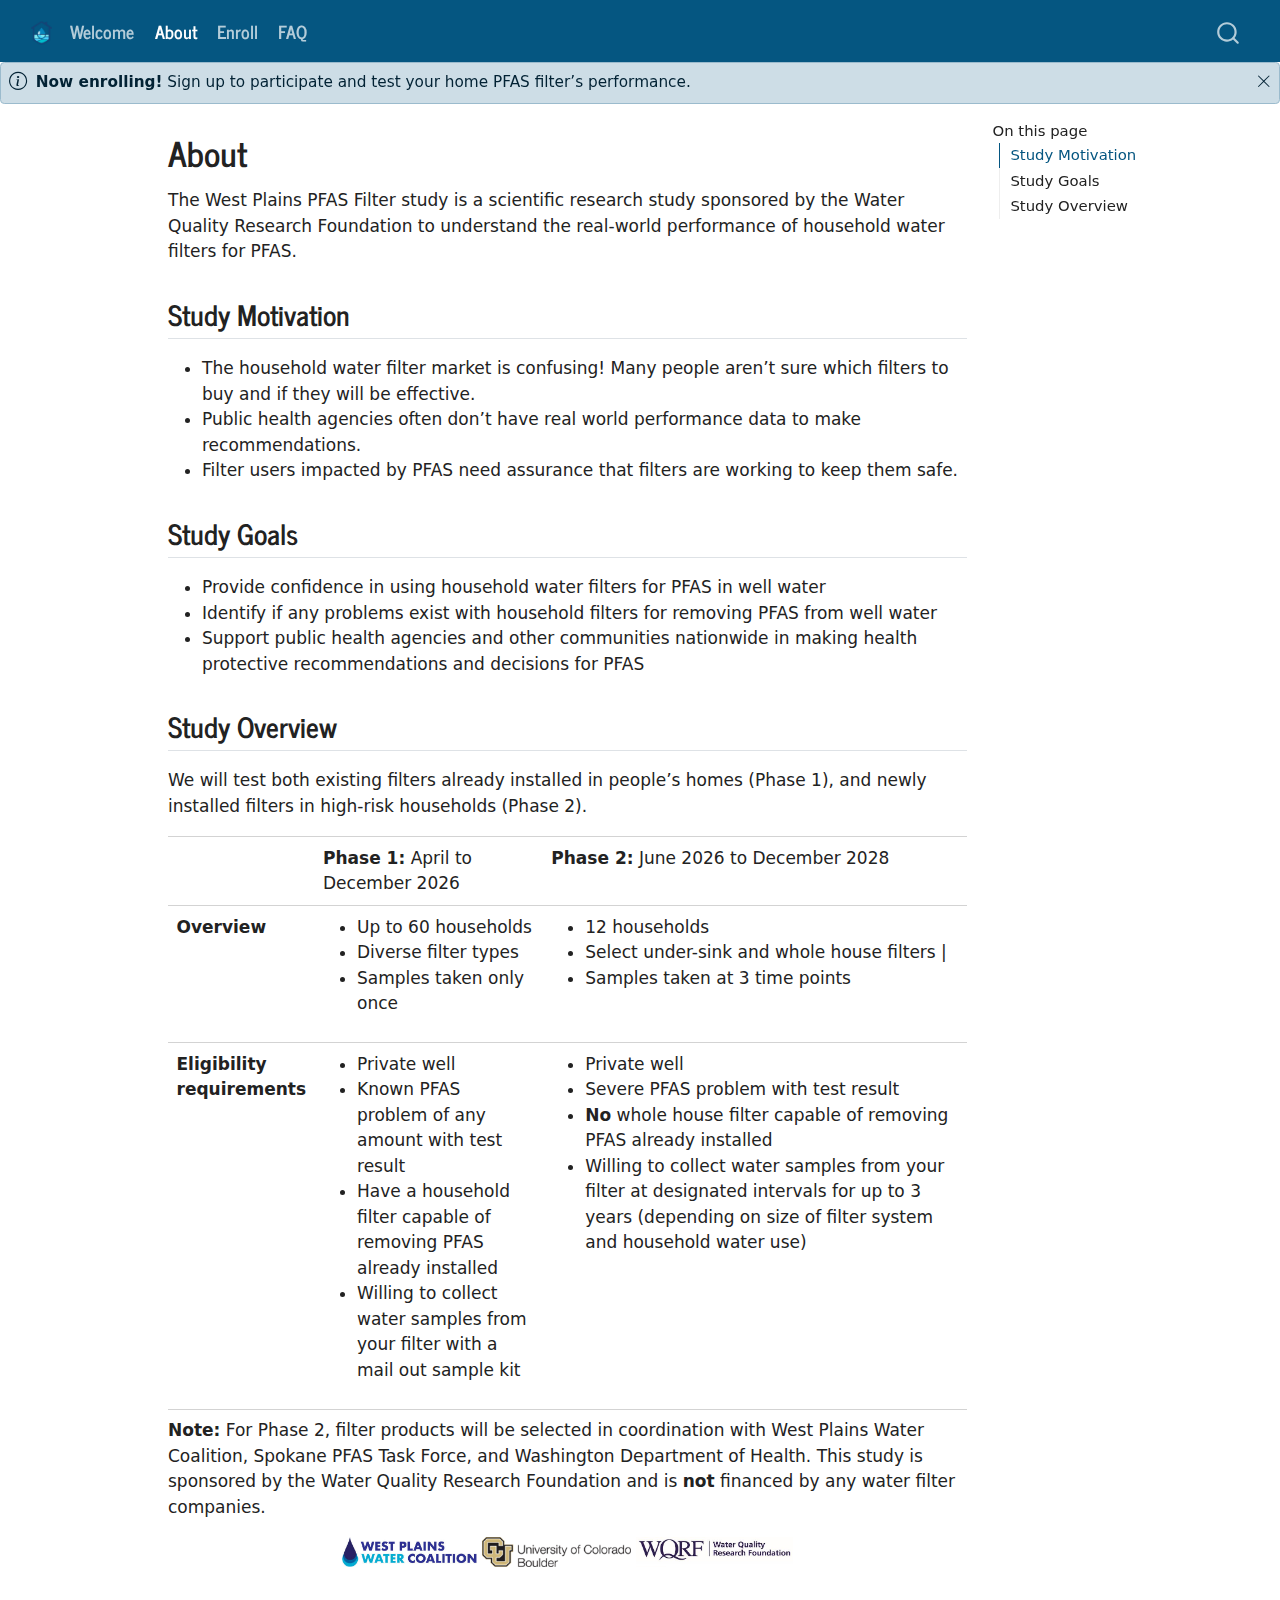
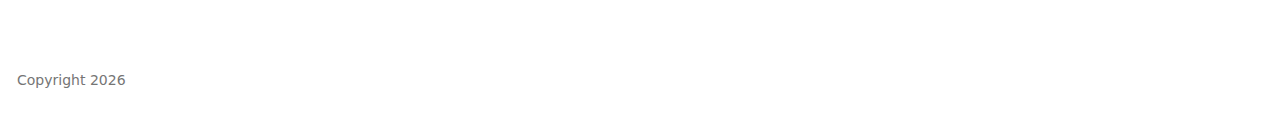
<file: docs/about.html>
<!DOCTYPE html>
<html xmlns="http://www.w3.org/1999/xhtml" lang="en" xml:lang="en"><head>

<meta charset="utf-8">
<meta name="generator" content="quarto-1.8.25">

<meta name="viewport" content="width=device-width, initial-scale=1.0, user-scalable=yes">


<title>About</title>
<style>
code{white-space: pre-wrap;}
span.smallcaps{font-variant: small-caps;}
div.columns{display: flex; gap: min(4vw, 1.5em);}
div.column{flex: auto; overflow-x: auto;}
div.hanging-indent{margin-left: 1.5em; text-indent: -1.5em;}
ul.task-list{list-style: none;}
ul.task-list li input[type="checkbox"] {
  width: 0.8em;
  margin: 0 0.8em 0.2em -1em; /* quarto-specific, see https://github.com/quarto-dev/quarto-cli/issues/4556 */ 
  vertical-align: middle;
}
</style>


<script src="site_libs/quarto-nav/quarto-nav.js"></script>
<script src="site_libs/quarto-nav/headroom.min.js"></script>
<script src="site_libs/clipboard/clipboard.min.js"></script>
<script src="site_libs/quarto-search/autocomplete.umd.js"></script>
<script src="site_libs/quarto-search/fuse.min.js"></script>
<script src="site_libs/quarto-search/quarto-search.js"></script>
<meta name="quarto:offset" content="./">
<script src="site_libs/quarto-html/quarto.js" type="module"></script>
<script src="site_libs/quarto-html/tabsets/tabsets.js" type="module"></script>
<script src="site_libs/quarto-html/axe/axe-check.js" type="module"></script>
<script src="site_libs/quarto-html/popper.min.js"></script>
<script src="site_libs/quarto-html/tippy.umd.min.js"></script>
<script src="site_libs/quarto-html/anchor.min.js"></script>
<link href="site_libs/quarto-html/tippy.css" rel="stylesheet">
<link href="site_libs/quarto-html/quarto-syntax-highlighting-7b89279ff1a6dce999919e0e67d4d9ec.css" rel="stylesheet" id="quarto-text-highlighting-styles">
<script src="site_libs/bootstrap/bootstrap.min.js"></script>
<link href="site_libs/bootstrap/bootstrap-icons.css" rel="stylesheet">
<link href="site_libs/bootstrap/bootstrap-7f23cd2bb94faaa1ecb5cc851e8fe3ea.min.css" rel="stylesheet" append-hash="true" id="quarto-bootstrap" data-mode="light">
<script id="quarto-search-options" type="application/json">{
  "location": "navbar",
  "copy-button": false,
  "collapse-after": 3,
  "panel-placement": "end",
  "type": "overlay",
  "limit": 50,
  "keyboard-shortcut": [
    "f",
    "/",
    "s"
  ],
  "show-item-context": false,
  "language": {
    "search-no-results-text": "No results",
    "search-matching-documents-text": "matching documents",
    "search-copy-link-title": "Copy link to search",
    "search-hide-matches-text": "Hide additional matches",
    "search-more-match-text": "more match in this document",
    "search-more-matches-text": "more matches in this document",
    "search-clear-button-title": "Clear",
    "search-text-placeholder": "",
    "search-detached-cancel-button-title": "Cancel",
    "search-submit-button-title": "Submit",
    "search-label": "Search"
  }
}</script>
<script async="" src="https://www.googletagmanager.com/gtag/js?id=G-40JVHH6CFX"></script>

<script type="text/javascript">

window.dataLayer = window.dataLayer || [];
function gtag(){dataLayer.push(arguments);}
gtag('js', new Date());
gtag('config', 'G-40JVHH6CFX', { 'anonymize_ip': true});
</script>


</head>

<body class="nav-fixed quarto-light">

<div id="quarto-search-results"></div>
  <header id="quarto-header" class="headroom fixed-top">
    <nav class="navbar navbar-expand-lg " data-bs-theme="dark">
      <div class="navbar-container container-fluid">
      <div class="navbar-brand-container mx-auto">
    <a href="./index.html" class="navbar-brand navbar-brand-logo">
    <img src="./images/study_logo_icon2.png" alt="" class="navbar-logo light-content">
    <img src="./images/study_logo_icon2.png" alt="" class="navbar-logo dark-content">
    </a>
  </div>
            <div id="quarto-search" class="" title="Search"></div>
          <button class="navbar-toggler" type="button" data-bs-toggle="collapse" data-bs-target="#navbarCollapse" aria-controls="navbarCollapse" role="menu" aria-expanded="false" aria-label="Toggle navigation" onclick="if (window.quartoToggleHeadroom) { window.quartoToggleHeadroom(); }">
  <span class="navbar-toggler-icon"></span>
</button>
          <div class="collapse navbar-collapse" id="navbarCollapse">
            <ul class="navbar-nav navbar-nav-scroll me-auto">
  <li class="nav-item">
    <a class="nav-link" href="./index.html"> 
<span class="menu-text">Welcome</span></a>
  </li>  
  <li class="nav-item">
    <a class="nav-link active" href="./about.html" aria-current="page"> 
<span class="menu-text">About</span></a>
  </li>  
  <li class="nav-item">
    <a class="nav-link" href="./enroll.html"> 
<span class="menu-text">Enroll</span></a>
  </li>  
  <li class="nav-item">
    <a class="nav-link" href="./faq.html"> 
<span class="menu-text">FAQ</span></a>
  </li>  
</ul>
          </div> <!-- /navcollapse -->
            <div class="quarto-navbar-tools">
</div>
      </div> <!-- /container-fluid -->
    </nav>
  <div id="quarto-announcement" data-announcement-id="61e8386f48f448d9bda779961c9cd081" class="alert alert-primary hidden"><i class="bi bi-info-circle quarto-announcement-icon"></i><div class="quarto-announcement-content">
<p><strong>Now enrolling!</strong> Sign up to participate and test your home PFAS filter’s performance.</p>
</div><i class="bi bi-x-lg quarto-announcement-action"></i></div>
</header>
<!-- content -->
<div id="quarto-content" class="quarto-container page-columns page-rows-contents page-layout-article page-navbar">
<!-- sidebar -->
<!-- margin-sidebar -->
    <div id="quarto-margin-sidebar" class="sidebar margin-sidebar">
        <nav id="TOC" role="doc-toc" class="toc-active">
    <h2 id="toc-title">On this page</h2>
   
  <ul>
  <li><a href="#study-motivation" id="toc-study-motivation" class="nav-link active" data-scroll-target="#study-motivation">Study Motivation</a></li>
  <li><a href="#study-goals" id="toc-study-goals" class="nav-link" data-scroll-target="#study-goals">Study Goals</a></li>
  <li><a href="#study-overview" id="toc-study-overview" class="nav-link" data-scroll-target="#study-overview">Study Overview</a></li>
  </ul>
</nav>
    </div>
<!-- main -->
<main class="content" id="quarto-document-content">

<header id="title-block-header" class="quarto-title-block default">
<div class="quarto-title">
<h1 class="title">About</h1>
</div>



<div class="quarto-title-meta">

    
  
    
  </div>
  


</header>


<p>The West Plains PFAS Filter study is a scientific research study sponsored by the Water Quality Research Foundation to understand the real-world performance of household water filters for PFAS.</p>
<section id="study-motivation" class="level2">
<h2 class="anchored" data-anchor-id="study-motivation">Study Motivation</h2>
<ul>
<li>The household water filter market is confusing! Many people aren’t sure which filters to buy and if they will be effective.</li>
<li>Public health agencies often don’t have real world performance data to make recommendations.</li>
<li>Filter users impacted by PFAS need assurance that filters are working to keep them safe.</li>
</ul>
</section>
<section id="study-goals" class="level2">
<h2 class="anchored" data-anchor-id="study-goals">Study Goals</h2>
<ul>
<li>Provide confidence in using household water filters for PFAS in well water</li>
<li>Identify if any problems exist with household filters for removing PFAS from well water</li>
<li>Support public health agencies and other communities nationwide in making health protective recommendations and decisions for PFAS</li>
</ul>
</section>
<section id="study-overview" class="level2">
<h2 class="anchored" data-anchor-id="study-overview">Study Overview</h2>
<p>We will test both existing filters already installed in people’s homes (Phase 1), and newly installed filters in high-risk households (Phase 2).</p>
<table class="table-hover caption-top table">
<colgroup>
<col style="width: 11%">
<col style="width: 30%">
<col style="width: 58%">
</colgroup>
<tbody>
<tr class="odd">
<td></td>
<td><strong>Phase 1:</strong> April to December 2026</td>
<td><strong>Phase 2:</strong> June 2026 to December 2028</td>
</tr>
<tr class="even">
<td><strong>Overview</strong></td>
<td><ul>
<li>Up to 60 households</li>
<li>Diverse filter types</li>
<li>Samples taken only once</li>
</ul></td>
<td><ul>
<li>12 households</li>
<li>Select under-sink and whole house filters |</li>
<li>Samples taken at 3 time points</li>
</ul></td>
</tr>
<tr class="odd">
<td><strong>Eligibility requirements</strong></td>
<td><ul>
<li>Private well</li>
<li>Known PFAS problem of any amount with test result</li>
<li>Have a household filter capable of removing PFAS already installed</li>
<li>Willing to collect water samples from your filter with a mail out sample kit</li>
</ul></td>
<td><ul>
<li>Private well</li>
<li>Severe PFAS problem with test result</li>
<li><strong>No</strong> whole house filter capable of removing PFAS already installed</li>
<li>Willing to collect water samples from your filter at designated intervals for up to 3 years (depending on size of filter system and household water use)</li>
</ul></td>
</tr>
</tbody>
</table>
<p><strong>Note:</strong> For Phase 2, filter products will be selected in coordination with West Plains Water Coalition, Spokane PFAS Task Force, and Washington Department of Health. This study is sponsored by the Water Quality Research Foundation and is <strong>not</strong> financed by any water filter companies.</p>


</section>

<div style="text-align: center;">
<p><img src="images/wpwc.jpg" height="30px"> <img src="images/cuboulder.png" height="30px"> <img src="images/wqrf.jpg" height="30px"></p>
</div></main> <!-- /main -->
<script id="quarto-html-after-body" type="application/javascript">
  window.document.addEventListener("DOMContentLoaded", function (event) {
    const icon = "";
    const anchorJS = new window.AnchorJS();
    anchorJS.options = {
      placement: 'right',
      icon: icon
    };
    anchorJS.add('.anchored');
    const isCodeAnnotation = (el) => {
      for (const clz of el.classList) {
        if (clz.startsWith('code-annotation-')) {                     
          return true;
        }
      }
      return false;
    }
    const onCopySuccess = function(e) {
      // button target
      const button = e.trigger;
      // don't keep focus
      button.blur();
      // flash "checked"
      button.classList.add('code-copy-button-checked');
      var currentTitle = button.getAttribute("title");
      button.setAttribute("title", "Copied!");
      let tooltip;
      if (window.bootstrap) {
        button.setAttribute("data-bs-toggle", "tooltip");
        button.setAttribute("data-bs-placement", "left");
        button.setAttribute("data-bs-title", "Copied!");
        tooltip = new bootstrap.Tooltip(button, 
          { trigger: "manual", 
            customClass: "code-copy-button-tooltip",
            offset: [0, -8]});
        tooltip.show();    
      }
      setTimeout(function() {
        if (tooltip) {
          tooltip.hide();
          button.removeAttribute("data-bs-title");
          button.removeAttribute("data-bs-toggle");
          button.removeAttribute("data-bs-placement");
        }
        button.setAttribute("title", currentTitle);
        button.classList.remove('code-copy-button-checked');
      }, 1000);
      // clear code selection
      e.clearSelection();
    }
    const getTextToCopy = function(trigger) {
      const outerScaffold = trigger.parentElement.cloneNode(true);
      const codeEl = outerScaffold.querySelector('code');
      for (const childEl of codeEl.children) {
        if (isCodeAnnotation(childEl)) {
          childEl.remove();
        }
      }
      return codeEl.innerText;
    }
    const clipboard = new window.ClipboardJS('.code-copy-button:not([data-in-quarto-modal])', {
      text: getTextToCopy
    });
    clipboard.on('success', onCopySuccess);
    if (window.document.getElementById('quarto-embedded-source-code-modal')) {
      const clipboardModal = new window.ClipboardJS('.code-copy-button[data-in-quarto-modal]', {
        text: getTextToCopy,
        container: window.document.getElementById('quarto-embedded-source-code-modal')
      });
      clipboardModal.on('success', onCopySuccess);
    }
      var localhostRegex = new RegExp(/^(?:http|https):\/\/localhost\:?[0-9]*\//);
      var mailtoRegex = new RegExp(/^mailto:/);
        var filterRegex = new RegExp('/' + window.location.host + '/');
      var isInternal = (href) => {
          return filterRegex.test(href) || localhostRegex.test(href) || mailtoRegex.test(href);
      }
      // Inspect non-navigation links and adorn them if external
     var links = window.document.querySelectorAll('a[href]:not(.nav-link):not(.navbar-brand):not(.toc-action):not(.sidebar-link):not(.sidebar-item-toggle):not(.pagination-link):not(.no-external):not([aria-hidden]):not(.dropdown-item):not(.quarto-navigation-tool):not(.about-link)');
      for (var i=0; i<links.length; i++) {
        const link = links[i];
        if (!isInternal(link.href)) {
          // undo the damage that might have been done by quarto-nav.js in the case of
          // links that we want to consider external
          if (link.dataset.originalHref !== undefined) {
            link.href = link.dataset.originalHref;
          }
        }
      }
    function tippyHover(el, contentFn, onTriggerFn, onUntriggerFn) {
      const config = {
        allowHTML: true,
        maxWidth: 500,
        delay: 100,
        arrow: false,
        appendTo: function(el) {
            return el.parentElement;
        },
        interactive: true,
        interactiveBorder: 10,
        theme: 'quarto',
        placement: 'bottom-start',
      };
      if (contentFn) {
        config.content = contentFn;
      }
      if (onTriggerFn) {
        config.onTrigger = onTriggerFn;
      }
      if (onUntriggerFn) {
        config.onUntrigger = onUntriggerFn;
      }
      window.tippy(el, config); 
    }
    const noterefs = window.document.querySelectorAll('a[role="doc-noteref"]');
    for (var i=0; i<noterefs.length; i++) {
      const ref = noterefs[i];
      tippyHover(ref, function() {
        // use id or data attribute instead here
        let href = ref.getAttribute('data-footnote-href') || ref.getAttribute('href');
        try { href = new URL(href).hash; } catch {}
        const id = href.replace(/^#\/?/, "");
        const note = window.document.getElementById(id);
        if (note) {
          return note.innerHTML;
        } else {
          return "";
        }
      });
    }
    const xrefs = window.document.querySelectorAll('a.quarto-xref');
    const processXRef = (id, note) => {
      // Strip column container classes
      const stripColumnClz = (el) => {
        el.classList.remove("page-full", "page-columns");
        if (el.children) {
          for (const child of el.children) {
            stripColumnClz(child);
          }
        }
      }
      stripColumnClz(note)
      if (id === null || id.startsWith('sec-')) {
        // Special case sections, only their first couple elements
        const container = document.createElement("div");
        if (note.children && note.children.length > 2) {
          container.appendChild(note.children[0].cloneNode(true));
          for (let i = 1; i < note.children.length; i++) {
            const child = note.children[i];
            if (child.tagName === "P" && child.innerText === "") {
              continue;
            } else {
              container.appendChild(child.cloneNode(true));
              break;
            }
          }
          if (window.Quarto?.typesetMath) {
            window.Quarto.typesetMath(container);
          }
          return container.innerHTML
        } else {
          if (window.Quarto?.typesetMath) {
            window.Quarto.typesetMath(note);
          }
          return note.innerHTML;
        }
      } else {
        // Remove any anchor links if they are present
        const anchorLink = note.querySelector('a.anchorjs-link');
        if (anchorLink) {
          anchorLink.remove();
        }
        if (window.Quarto?.typesetMath) {
          window.Quarto.typesetMath(note);
        }
        if (note.classList.contains("callout")) {
          return note.outerHTML;
        } else {
          return note.innerHTML;
        }
      }
    }
    for (var i=0; i<xrefs.length; i++) {
      const xref = xrefs[i];
      tippyHover(xref, undefined, function(instance) {
        instance.disable();
        let url = xref.getAttribute('href');
        let hash = undefined; 
        if (url.startsWith('#')) {
          hash = url;
        } else {
          try { hash = new URL(url).hash; } catch {}
        }
        if (hash) {
          const id = hash.replace(/^#\/?/, "");
          const note = window.document.getElementById(id);
          if (note !== null) {
            try {
              const html = processXRef(id, note.cloneNode(true));
              instance.setContent(html);
            } finally {
              instance.enable();
              instance.show();
            }
          } else {
            // See if we can fetch this
            fetch(url.split('#')[0])
            .then(res => res.text())
            .then(html => {
              const parser = new DOMParser();
              const htmlDoc = parser.parseFromString(html, "text/html");
              const note = htmlDoc.getElementById(id);
              if (note !== null) {
                const html = processXRef(id, note);
                instance.setContent(html);
              } 
            }).finally(() => {
              instance.enable();
              instance.show();
            });
          }
        } else {
          // See if we can fetch a full url (with no hash to target)
          // This is a special case and we should probably do some content thinning / targeting
          fetch(url)
          .then(res => res.text())
          .then(html => {
            const parser = new DOMParser();
            const htmlDoc = parser.parseFromString(html, "text/html");
            const note = htmlDoc.querySelector('main.content');
            if (note !== null) {
              // This should only happen for chapter cross references
              // (since there is no id in the URL)
              // remove the first header
              if (note.children.length > 0 && note.children[0].tagName === "HEADER") {
                note.children[0].remove();
              }
              const html = processXRef(null, note);
              instance.setContent(html);
            } 
          }).finally(() => {
            instance.enable();
            instance.show();
          });
        }
      }, function(instance) {
      });
    }
        let selectedAnnoteEl;
        const selectorForAnnotation = ( cell, annotation) => {
          let cellAttr = 'data-code-cell="' + cell + '"';
          let lineAttr = 'data-code-annotation="' +  annotation + '"';
          const selector = 'span[' + cellAttr + '][' + lineAttr + ']';
          return selector;
        }
        const selectCodeLines = (annoteEl) => {
          const doc = window.document;
          const targetCell = annoteEl.getAttribute("data-target-cell");
          const targetAnnotation = annoteEl.getAttribute("data-target-annotation");
          const annoteSpan = window.document.querySelector(selectorForAnnotation(targetCell, targetAnnotation));
          const lines = annoteSpan.getAttribute("data-code-lines").split(",");
          const lineIds = lines.map((line) => {
            return targetCell + "-" + line;
          })
          let top = null;
          let height = null;
          let parent = null;
          if (lineIds.length > 0) {
              //compute the position of the single el (top and bottom and make a div)
              const el = window.document.getElementById(lineIds[0]);
              top = el.offsetTop;
              height = el.offsetHeight;
              parent = el.parentElement.parentElement;
            if (lineIds.length > 1) {
              const lastEl = window.document.getElementById(lineIds[lineIds.length - 1]);
              const bottom = lastEl.offsetTop + lastEl.offsetHeight;
              height = bottom - top;
            }
            if (top !== null && height !== null && parent !== null) {
              // cook up a div (if necessary) and position it 
              let div = window.document.getElementById("code-annotation-line-highlight");
              if (div === null) {
                div = window.document.createElement("div");
                div.setAttribute("id", "code-annotation-line-highlight");
                div.style.position = 'absolute';
                parent.appendChild(div);
              }
              div.style.top = top - 2 + "px";
              div.style.height = height + 4 + "px";
              div.style.left = 0;
              let gutterDiv = window.document.getElementById("code-annotation-line-highlight-gutter");
              if (gutterDiv === null) {
                gutterDiv = window.document.createElement("div");
                gutterDiv.setAttribute("id", "code-annotation-line-highlight-gutter");
                gutterDiv.style.position = 'absolute';
                const codeCell = window.document.getElementById(targetCell);
                const gutter = codeCell.querySelector('.code-annotation-gutter');
                gutter.appendChild(gutterDiv);
              }
              gutterDiv.style.top = top - 2 + "px";
              gutterDiv.style.height = height + 4 + "px";
            }
            selectedAnnoteEl = annoteEl;
          }
        };
        const unselectCodeLines = () => {
          const elementsIds = ["code-annotation-line-highlight", "code-annotation-line-highlight-gutter"];
          elementsIds.forEach((elId) => {
            const div = window.document.getElementById(elId);
            if (div) {
              div.remove();
            }
          });
          selectedAnnoteEl = undefined;
        };
          // Handle positioning of the toggle
      window.addEventListener(
        "resize",
        throttle(() => {
          elRect = undefined;
          if (selectedAnnoteEl) {
            selectCodeLines(selectedAnnoteEl);
          }
        }, 10)
      );
      function throttle(fn, ms) {
      let throttle = false;
      let timer;
        return (...args) => {
          if(!throttle) { // first call gets through
              fn.apply(this, args);
              throttle = true;
          } else { // all the others get throttled
              if(timer) clearTimeout(timer); // cancel #2
              timer = setTimeout(() => {
                fn.apply(this, args);
                timer = throttle = false;
              }, ms);
          }
        };
      }
        // Attach click handler to the DT
        const annoteDls = window.document.querySelectorAll('dt[data-target-cell]');
        for (const annoteDlNode of annoteDls) {
          annoteDlNode.addEventListener('click', (event) => {
            const clickedEl = event.target;
            if (clickedEl !== selectedAnnoteEl) {
              unselectCodeLines();
              const activeEl = window.document.querySelector('dt[data-target-cell].code-annotation-active');
              if (activeEl) {
                activeEl.classList.remove('code-annotation-active');
              }
              selectCodeLines(clickedEl);
              clickedEl.classList.add('code-annotation-active');
            } else {
              // Unselect the line
              unselectCodeLines();
              clickedEl.classList.remove('code-annotation-active');
            }
          });
        }
    const findCites = (el) => {
      const parentEl = el.parentElement;
      if (parentEl) {
        const cites = parentEl.dataset.cites;
        if (cites) {
          return {
            el,
            cites: cites.split(' ')
          };
        } else {
          return findCites(el.parentElement)
        }
      } else {
        return undefined;
      }
    };
    var bibliorefs = window.document.querySelectorAll('a[role="doc-biblioref"]');
    for (var i=0; i<bibliorefs.length; i++) {
      const ref = bibliorefs[i];
      const citeInfo = findCites(ref);
      if (citeInfo) {
        tippyHover(citeInfo.el, function() {
          var popup = window.document.createElement('div');
          citeInfo.cites.forEach(function(cite) {
            var citeDiv = window.document.createElement('div');
            citeDiv.classList.add('hanging-indent');
            citeDiv.classList.add('csl-entry');
            var biblioDiv = window.document.getElementById('ref-' + cite);
            if (biblioDiv) {
              citeDiv.innerHTML = biblioDiv.innerHTML;
            }
            popup.appendChild(citeDiv);
          });
          return popup.innerHTML;
        });
      }
    }
  });
  </script>
</div> <!-- /content -->
<footer class="footer">
  <div class="nav-footer">
    <div class="nav-footer-left">
<p>Copyright 2026</p>
</div>   
    <div class="nav-footer-center">
      &nbsp;
    </div>
    <div class="nav-footer-right">
      &nbsp;
    </div>
  </div>
</footer>




</body></html>
</file>
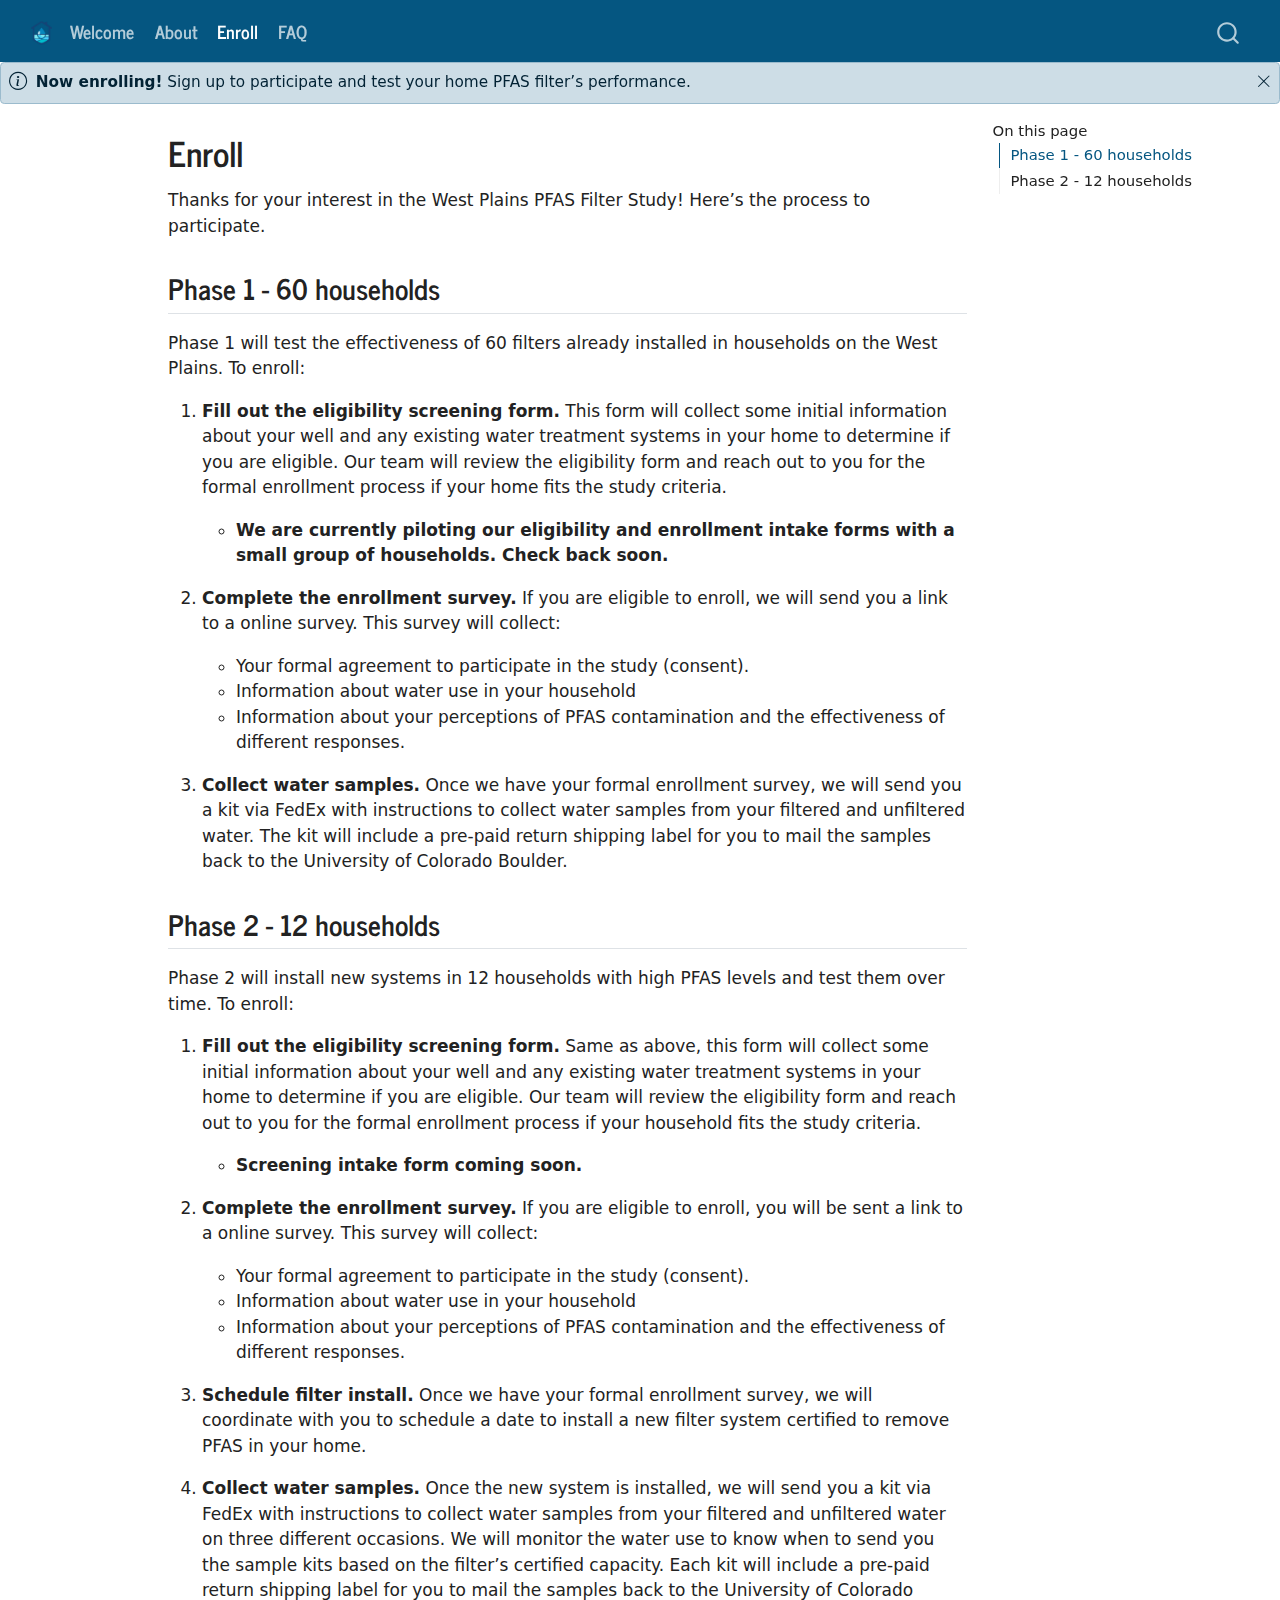
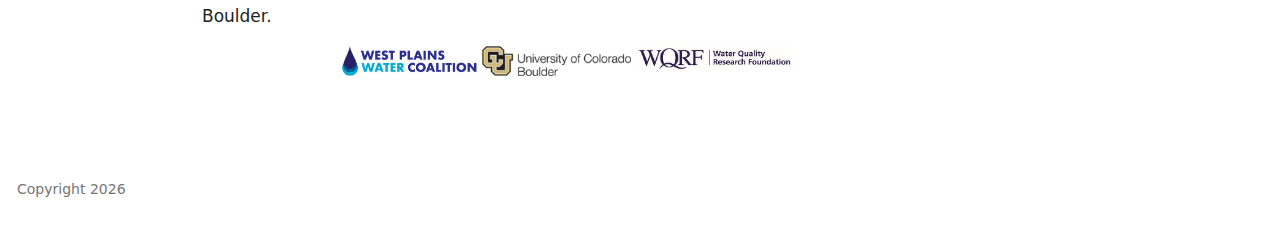
<file: docs/enroll.html>
<!DOCTYPE html>
<html xmlns="http://www.w3.org/1999/xhtml" lang="en" xml:lang="en"><head>

<meta charset="utf-8">
<meta name="generator" content="quarto-1.8.26">

<meta name="viewport" content="width=device-width, initial-scale=1.0, user-scalable=yes">


<title>Enroll</title>
<style>
code{white-space: pre-wrap;}
span.smallcaps{font-variant: small-caps;}
div.columns{display: flex; gap: min(4vw, 1.5em);}
div.column{flex: auto; overflow-x: auto;}
div.hanging-indent{margin-left: 1.5em; text-indent: -1.5em;}
ul.task-list{list-style: none;}
ul.task-list li input[type="checkbox"] {
  width: 0.8em;
  margin: 0 0.8em 0.2em -1em; /* quarto-specific, see https://github.com/quarto-dev/quarto-cli/issues/4556 */ 
  vertical-align: middle;
}
</style>


<script src="site_libs/quarto-nav/quarto-nav.js"></script>
<script src="site_libs/quarto-nav/headroom.min.js"></script>
<script src="site_libs/clipboard/clipboard.min.js"></script>
<script src="site_libs/quarto-search/autocomplete.umd.js"></script>
<script src="site_libs/quarto-search/fuse.min.js"></script>
<script src="site_libs/quarto-search/quarto-search.js"></script>
<meta name="quarto:offset" content="./">
<script src="site_libs/quarto-html/quarto.js" type="module"></script>
<script src="site_libs/quarto-html/tabsets/tabsets.js" type="module"></script>
<script src="site_libs/quarto-html/axe/axe-check.js" type="module"></script>
<script src="site_libs/quarto-html/popper.min.js"></script>
<script src="site_libs/quarto-html/tippy.umd.min.js"></script>
<script src="site_libs/quarto-html/anchor.min.js"></script>
<link href="site_libs/quarto-html/tippy.css" rel="stylesheet">
<link href="site_libs/quarto-html/quarto-syntax-highlighting-587c61ba64f3a5504c4d52d930310e48.css" rel="stylesheet" id="quarto-text-highlighting-styles">
<script src="site_libs/bootstrap/bootstrap.min.js"></script>
<link href="site_libs/bootstrap/bootstrap-icons.css" rel="stylesheet">
<link href="site_libs/bootstrap/bootstrap-59dad1ee4a46cc124902aa612e750fe7.min.css" rel="stylesheet" append-hash="true" id="quarto-bootstrap" data-mode="light">
<script id="quarto-search-options" type="application/json">{
  "location": "navbar",
  "copy-button": false,
  "collapse-after": 3,
  "panel-placement": "end",
  "type": "overlay",
  "limit": 50,
  "keyboard-shortcut": [
    "f",
    "/",
    "s"
  ],
  "show-item-context": false,
  "language": {
    "search-no-results-text": "No results",
    "search-matching-documents-text": "matching documents",
    "search-copy-link-title": "Copy link to search",
    "search-hide-matches-text": "Hide additional matches",
    "search-more-match-text": "more match in this document",
    "search-more-matches-text": "more matches in this document",
    "search-clear-button-title": "Clear",
    "search-text-placeholder": "",
    "search-detached-cancel-button-title": "Cancel",
    "search-submit-button-title": "Submit",
    "search-label": "Search"
  }
}</script>


</head>

<body class="nav-fixed quarto-light">

<div id="quarto-search-results"></div>
  <header id="quarto-header" class="headroom fixed-top">
    <nav class="navbar navbar-expand-lg " data-bs-theme="dark">
      <div class="navbar-container container-fluid">
      <div class="navbar-brand-container mx-auto">
    <a href="./index.html" class="navbar-brand navbar-brand-logo">
    <img src="./images/study_logo_icon2.png" alt="" class="navbar-logo light-content">
    <img src="./images/study_logo_icon2.png" alt="" class="navbar-logo dark-content">
    </a>
  </div>
            <div id="quarto-search" class="" title="Search"></div>
          <button class="navbar-toggler" type="button" data-bs-toggle="collapse" data-bs-target="#navbarCollapse" aria-controls="navbarCollapse" role="menu" aria-expanded="false" aria-label="Toggle navigation" onclick="if (window.quartoToggleHeadroom) { window.quartoToggleHeadroom(); }">
  <span class="navbar-toggler-icon"></span>
</button>
          <div class="collapse navbar-collapse" id="navbarCollapse">
            <ul class="navbar-nav navbar-nav-scroll me-auto">
  <li class="nav-item">
    <a class="nav-link" href="./index.html"> 
<span class="menu-text">Welcome</span></a>
  </li>  
  <li class="nav-item">
    <a class="nav-link" href="./about.html"> 
<span class="menu-text">About</span></a>
  </li>  
  <li class="nav-item">
    <a class="nav-link active" href="./enroll.html" aria-current="page"> 
<span class="menu-text">Enroll</span></a>
  </li>  
  <li class="nav-item">
    <a class="nav-link" href="./faq.html"> 
<span class="menu-text">FAQ</span></a>
  </li>  
</ul>
          </div> <!-- /navcollapse -->
            <div class="quarto-navbar-tools">
</div>
      </div> <!-- /container-fluid -->
    </nav>
  <div id="quarto-announcement" data-announcement-id="61e8386f48f448d9bda779961c9cd081" class="alert alert-primary hidden"><i class="bi bi-info-circle quarto-announcement-icon"></i><div class="quarto-announcement-content">
<p><strong>Now enrolling!</strong> Sign up to participate and test your home PFAS filter’s performance.</p>
</div><i class="bi bi-x-lg quarto-announcement-action"></i></div>
</header>
<!-- content -->
<div id="quarto-content" class="quarto-container page-columns page-rows-contents page-layout-article page-navbar">
<!-- sidebar -->
<!-- margin-sidebar -->
    <div id="quarto-margin-sidebar" class="sidebar margin-sidebar">
        <nav id="TOC" role="doc-toc" class="toc-active">
    <h2 id="toc-title">On this page</h2>
   
  <ul>
  <li><a href="#phase-1---60-households" id="toc-phase-1---60-households" class="nav-link active" data-scroll-target="#phase-1---60-households">Phase 1 - 60 households</a></li>
  <li><a href="#phase-2---12-households" id="toc-phase-2---12-households" class="nav-link" data-scroll-target="#phase-2---12-households">Phase 2 - 12 households</a></li>
  </ul>
</nav>
    </div>
<!-- main -->
<main class="content" id="quarto-document-content">

<header id="title-block-header" class="quarto-title-block default">
<div class="quarto-title">
<h1 class="title">Enroll</h1>
</div>



<div class="quarto-title-meta">

    
  
    
  </div>
  


</header>


<p>Thanks for your interest in the West Plains PFAS Filter Study! Here’s the process to participate.</p>
<section id="phase-1---60-households" class="level2">
<h2 class="anchored" data-anchor-id="phase-1---60-households">Phase 1 - 60 households</h2>
<p>Phase 1 will test the effectiveness of 60 filters already installed in households on the West Plains. To enroll:</p>
<ol type="1">
<li><p><strong>Fill out the eligibility screening form.</strong> This form will collect some initial information about your well and any existing water treatment systems in your home to determine if you are eligible. Our team will review the eligibility form and reach out to you for the formal enrollment process if your home fits the study criteria.</p>
<ul>
<li><strong>We are currently piloting our eligibility and enrollment intake forms with a small group of households. Check back soon.</strong></li>
</ul></li>
</ol>
<!-- -->
<ol start="2" type="1">
<li><p><strong>Complete the enrollment survey.</strong> If you are eligible to enroll, we will send you a link to a online survey. This survey will collect:</p>
<ul>
<li>Your formal agreement to participate in the study (consent).</li>
<li>Information about water use in your household</li>
<li>Information about your perceptions of PFAS contamination and the effectiveness of different responses.</li>
</ul></li>
<li><p><strong>Collect water samples.</strong> Once we have your formal enrollment survey, we will send you a kit via FedEx with instructions to collect water samples from your filtered and unfiltered water. The kit will include a pre-paid return shipping label for you to mail the samples back to the University of Colorado Boulder.</p></li>
</ol>
</section>
<section id="phase-2---12-households" class="level2">
<h2 class="anchored" data-anchor-id="phase-2---12-households">Phase 2 - 12 households</h2>
<p>Phase 2 will install new systems in 12 households with high PFAS levels and test them over time. To enroll:</p>
<ol type="1">
<li><p><strong>Fill out the eligibility screening form.</strong> Same as above, this form will collect some initial information about your well and any existing water treatment systems in your home to determine if you are eligible. Our team will review the eligibility form and reach out to you for the formal enrollment process if your household fits the study criteria.</p>
<ul>
<li><strong>Screening intake form coming soon.</strong></li>
</ul></li>
<li><p><strong>Complete the enrollment survey.</strong> If you are eligible to enroll, you will be sent a link to a online survey. This survey will collect:</p>
<ul>
<li>Your formal agreement to participate in the study (consent).</li>
<li>Information about water use in your household</li>
<li>Information about your perceptions of PFAS contamination and the effectiveness of different responses.</li>
</ul></li>
<li><p><strong>Schedule filter install.</strong> Once we have your formal enrollment survey, we will coordinate with you to schedule a date to install a new filter system certified to remove PFAS in your home.</p></li>
<li><p><strong>Collect water samples.</strong> Once the new system is installed, we will send you a kit via FedEx with instructions to collect water samples from your filtered and unfiltered water on three different occasions. We will monitor the water use to know when to send you the sample kits based on the filter’s certified capacity. Each kit will include a pre-paid return shipping label for you to mail the samples back to the University of Colorado Boulder.</p></li>
</ol>


</section>

<div style="text-align: center;">
<p><img src="images/wpwc.jpg" height="30px"> <img src="images/cuboulder.png" height="30px"> <img src="images/wqrf.jpg" height="30px"></p>
</div></main> <!-- /main -->
<script id="quarto-html-after-body" type="application/javascript">
  window.document.addEventListener("DOMContentLoaded", function (event) {
    const icon = "";
    const anchorJS = new window.AnchorJS();
    anchorJS.options = {
      placement: 'right',
      icon: icon
    };
    anchorJS.add('.anchored');
    const isCodeAnnotation = (el) => {
      for (const clz of el.classList) {
        if (clz.startsWith('code-annotation-')) {                     
          return true;
        }
      }
      return false;
    }
    const onCopySuccess = function(e) {
      // button target
      const button = e.trigger;
      // don't keep focus
      button.blur();
      // flash "checked"
      button.classList.add('code-copy-button-checked');
      var currentTitle = button.getAttribute("title");
      button.setAttribute("title", "Copied!");
      let tooltip;
      if (window.bootstrap) {
        button.setAttribute("data-bs-toggle", "tooltip");
        button.setAttribute("data-bs-placement", "left");
        button.setAttribute("data-bs-title", "Copied!");
        tooltip = new bootstrap.Tooltip(button, 
          { trigger: "manual", 
            customClass: "code-copy-button-tooltip",
            offset: [0, -8]});
        tooltip.show();    
      }
      setTimeout(function() {
        if (tooltip) {
          tooltip.hide();
          button.removeAttribute("data-bs-title");
          button.removeAttribute("data-bs-toggle");
          button.removeAttribute("data-bs-placement");
        }
        button.setAttribute("title", currentTitle);
        button.classList.remove('code-copy-button-checked');
      }, 1000);
      // clear code selection
      e.clearSelection();
    }
    const getTextToCopy = function(trigger) {
      const outerScaffold = trigger.parentElement.cloneNode(true);
      const codeEl = outerScaffold.querySelector('code');
      for (const childEl of codeEl.children) {
        if (isCodeAnnotation(childEl)) {
          childEl.remove();
        }
      }
      return codeEl.innerText;
    }
    const clipboard = new window.ClipboardJS('.code-copy-button:not([data-in-quarto-modal])', {
      text: getTextToCopy
    });
    clipboard.on('success', onCopySuccess);
    if (window.document.getElementById('quarto-embedded-source-code-modal')) {
      const clipboardModal = new window.ClipboardJS('.code-copy-button[data-in-quarto-modal]', {
        text: getTextToCopy,
        container: window.document.getElementById('quarto-embedded-source-code-modal')
      });
      clipboardModal.on('success', onCopySuccess);
    }
      var localhostRegex = new RegExp(/^(?:http|https):\/\/localhost\:?[0-9]*\//);
      var mailtoRegex = new RegExp(/^mailto:/);
        var filterRegex = new RegExp('/' + window.location.host + '/');
      var isInternal = (href) => {
          return filterRegex.test(href) || localhostRegex.test(href) || mailtoRegex.test(href);
      }
      // Inspect non-navigation links and adorn them if external
     var links = window.document.querySelectorAll('a[href]:not(.nav-link):not(.navbar-brand):not(.toc-action):not(.sidebar-link):not(.sidebar-item-toggle):not(.pagination-link):not(.no-external):not([aria-hidden]):not(.dropdown-item):not(.quarto-navigation-tool):not(.about-link)');
      for (var i=0; i<links.length; i++) {
        const link = links[i];
        if (!isInternal(link.href)) {
          // undo the damage that might have been done by quarto-nav.js in the case of
          // links that we want to consider external
          if (link.dataset.originalHref !== undefined) {
            link.href = link.dataset.originalHref;
          }
        }
      }
    function tippyHover(el, contentFn, onTriggerFn, onUntriggerFn) {
      const config = {
        allowHTML: true,
        maxWidth: 500,
        delay: 100,
        arrow: false,
        appendTo: function(el) {
            return el.parentElement;
        },
        interactive: true,
        interactiveBorder: 10,
        theme: 'quarto',
        placement: 'bottom-start',
      };
      if (contentFn) {
        config.content = contentFn;
      }
      if (onTriggerFn) {
        config.onTrigger = onTriggerFn;
      }
      if (onUntriggerFn) {
        config.onUntrigger = onUntriggerFn;
      }
      window.tippy(el, config); 
    }
    const noterefs = window.document.querySelectorAll('a[role="doc-noteref"]');
    for (var i=0; i<noterefs.length; i++) {
      const ref = noterefs[i];
      tippyHover(ref, function() {
        // use id or data attribute instead here
        let href = ref.getAttribute('data-footnote-href') || ref.getAttribute('href');
        try { href = new URL(href).hash; } catch {}
        const id = href.replace(/^#\/?/, "");
        const note = window.document.getElementById(id);
        if (note) {
          return note.innerHTML;
        } else {
          return "";
        }
      });
    }
    const xrefs = window.document.querySelectorAll('a.quarto-xref');
    const processXRef = (id, note) => {
      // Strip column container classes
      const stripColumnClz = (el) => {
        el.classList.remove("page-full", "page-columns");
        if (el.children) {
          for (const child of el.children) {
            stripColumnClz(child);
          }
        }
      }
      stripColumnClz(note)
      if (id === null || id.startsWith('sec-')) {
        // Special case sections, only their first couple elements
        const container = document.createElement("div");
        if (note.children && note.children.length > 2) {
          container.appendChild(note.children[0].cloneNode(true));
          for (let i = 1; i < note.children.length; i++) {
            const child = note.children[i];
            if (child.tagName === "P" && child.innerText === "") {
              continue;
            } else {
              container.appendChild(child.cloneNode(true));
              break;
            }
          }
          if (window.Quarto?.typesetMath) {
            window.Quarto.typesetMath(container);
          }
          return container.innerHTML
        } else {
          if (window.Quarto?.typesetMath) {
            window.Quarto.typesetMath(note);
          }
          return note.innerHTML;
        }
      } else {
        // Remove any anchor links if they are present
        const anchorLink = note.querySelector('a.anchorjs-link');
        if (anchorLink) {
          anchorLink.remove();
        }
        if (window.Quarto?.typesetMath) {
          window.Quarto.typesetMath(note);
        }
        if (note.classList.contains("callout")) {
          return note.outerHTML;
        } else {
          return note.innerHTML;
        }
      }
    }
    for (var i=0; i<xrefs.length; i++) {
      const xref = xrefs[i];
      tippyHover(xref, undefined, function(instance) {
        instance.disable();
        let url = xref.getAttribute('href');
        let hash = undefined; 
        if (url.startsWith('#')) {
          hash = url;
        } else {
          try { hash = new URL(url).hash; } catch {}
        }
        if (hash) {
          const id = hash.replace(/^#\/?/, "");
          const note = window.document.getElementById(id);
          if (note !== null) {
            try {
              const html = processXRef(id, note.cloneNode(true));
              instance.setContent(html);
            } finally {
              instance.enable();
              instance.show();
            }
          } else {
            // See if we can fetch this
            fetch(url.split('#')[0])
            .then(res => res.text())
            .then(html => {
              const parser = new DOMParser();
              const htmlDoc = parser.parseFromString(html, "text/html");
              const note = htmlDoc.getElementById(id);
              if (note !== null) {
                const html = processXRef(id, note);
                instance.setContent(html);
              } 
            }).finally(() => {
              instance.enable();
              instance.show();
            });
          }
        } else {
          // See if we can fetch a full url (with no hash to target)
          // This is a special case and we should probably do some content thinning / targeting
          fetch(url)
          .then(res => res.text())
          .then(html => {
            const parser = new DOMParser();
            const htmlDoc = parser.parseFromString(html, "text/html");
            const note = htmlDoc.querySelector('main.content');
            if (note !== null) {
              // This should only happen for chapter cross references
              // (since there is no id in the URL)
              // remove the first header
              if (note.children.length > 0 && note.children[0].tagName === "HEADER") {
                note.children[0].remove();
              }
              const html = processXRef(null, note);
              instance.setContent(html);
            } 
          }).finally(() => {
            instance.enable();
            instance.show();
          });
        }
      }, function(instance) {
      });
    }
        let selectedAnnoteEl;
        const selectorForAnnotation = ( cell, annotation) => {
          let cellAttr = 'data-code-cell="' + cell + '"';
          let lineAttr = 'data-code-annotation="' +  annotation + '"';
          const selector = 'span[' + cellAttr + '][' + lineAttr + ']';
          return selector;
        }
        const selectCodeLines = (annoteEl) => {
          const doc = window.document;
          const targetCell = annoteEl.getAttribute("data-target-cell");
          const targetAnnotation = annoteEl.getAttribute("data-target-annotation");
          const annoteSpan = window.document.querySelector(selectorForAnnotation(targetCell, targetAnnotation));
          const lines = annoteSpan.getAttribute("data-code-lines").split(",");
          const lineIds = lines.map((line) => {
            return targetCell + "-" + line;
          })
          let top = null;
          let height = null;
          let parent = null;
          if (lineIds.length > 0) {
              //compute the position of the single el (top and bottom and make a div)
              const el = window.document.getElementById(lineIds[0]);
              top = el.offsetTop;
              height = el.offsetHeight;
              parent = el.parentElement.parentElement;
            if (lineIds.length > 1) {
              const lastEl = window.document.getElementById(lineIds[lineIds.length - 1]);
              const bottom = lastEl.offsetTop + lastEl.offsetHeight;
              height = bottom - top;
            }
            if (top !== null && height !== null && parent !== null) {
              // cook up a div (if necessary) and position it 
              let div = window.document.getElementById("code-annotation-line-highlight");
              if (div === null) {
                div = window.document.createElement("div");
                div.setAttribute("id", "code-annotation-line-highlight");
                div.style.position = 'absolute';
                parent.appendChild(div);
              }
              div.style.top = top - 2 + "px";
              div.style.height = height + 4 + "px";
              div.style.left = 0;
              let gutterDiv = window.document.getElementById("code-annotation-line-highlight-gutter");
              if (gutterDiv === null) {
                gutterDiv = window.document.createElement("div");
                gutterDiv.setAttribute("id", "code-annotation-line-highlight-gutter");
                gutterDiv.style.position = 'absolute';
                const codeCell = window.document.getElementById(targetCell);
                const gutter = codeCell.querySelector('.code-annotation-gutter');
                gutter.appendChild(gutterDiv);
              }
              gutterDiv.style.top = top - 2 + "px";
              gutterDiv.style.height = height + 4 + "px";
            }
            selectedAnnoteEl = annoteEl;
          }
        };
        const unselectCodeLines = () => {
          const elementsIds = ["code-annotation-line-highlight", "code-annotation-line-highlight-gutter"];
          elementsIds.forEach((elId) => {
            const div = window.document.getElementById(elId);
            if (div) {
              div.remove();
            }
          });
          selectedAnnoteEl = undefined;
        };
          // Handle positioning of the toggle
      window.addEventListener(
        "resize",
        throttle(() => {
          elRect = undefined;
          if (selectedAnnoteEl) {
            selectCodeLines(selectedAnnoteEl);
          }
        }, 10)
      );
      function throttle(fn, ms) {
      let throttle = false;
      let timer;
        return (...args) => {
          if(!throttle) { // first call gets through
              fn.apply(this, args);
              throttle = true;
          } else { // all the others get throttled
              if(timer) clearTimeout(timer); // cancel #2
              timer = setTimeout(() => {
                fn.apply(this, args);
                timer = throttle = false;
              }, ms);
          }
        };
      }
        // Attach click handler to the DT
        const annoteDls = window.document.querySelectorAll('dt[data-target-cell]');
        for (const annoteDlNode of annoteDls) {
          annoteDlNode.addEventListener('click', (event) => {
            const clickedEl = event.target;
            if (clickedEl !== selectedAnnoteEl) {
              unselectCodeLines();
              const activeEl = window.document.querySelector('dt[data-target-cell].code-annotation-active');
              if (activeEl) {
                activeEl.classList.remove('code-annotation-active');
              }
              selectCodeLines(clickedEl);
              clickedEl.classList.add('code-annotation-active');
            } else {
              // Unselect the line
              unselectCodeLines();
              clickedEl.classList.remove('code-annotation-active');
            }
          });
        }
    const findCites = (el) => {
      const parentEl = el.parentElement;
      if (parentEl) {
        const cites = parentEl.dataset.cites;
        if (cites) {
          return {
            el,
            cites: cites.split(' ')
          };
        } else {
          return findCites(el.parentElement)
        }
      } else {
        return undefined;
      }
    };
    var bibliorefs = window.document.querySelectorAll('a[role="doc-biblioref"]');
    for (var i=0; i<bibliorefs.length; i++) {
      const ref = bibliorefs[i];
      const citeInfo = findCites(ref);
      if (citeInfo) {
        tippyHover(citeInfo.el, function() {
          var popup = window.document.createElement('div');
          citeInfo.cites.forEach(function(cite) {
            var citeDiv = window.document.createElement('div');
            citeDiv.classList.add('hanging-indent');
            citeDiv.classList.add('csl-entry');
            var biblioDiv = window.document.getElementById('ref-' + cite);
            if (biblioDiv) {
              citeDiv.innerHTML = biblioDiv.innerHTML;
            }
            popup.appendChild(citeDiv);
          });
          return popup.innerHTML;
        });
      }
    }
  });
  </script>
</div> <!-- /content -->
<footer class="footer">
  <div class="nav-footer">
    <div class="nav-footer-left">
<p>Copyright 2026</p>
</div>   
    <div class="nav-footer-center">
      &nbsp;
    </div>
    <div class="nav-footer-right">
      &nbsp;
    </div>
  </div>
</footer>




</body></html>
</file>
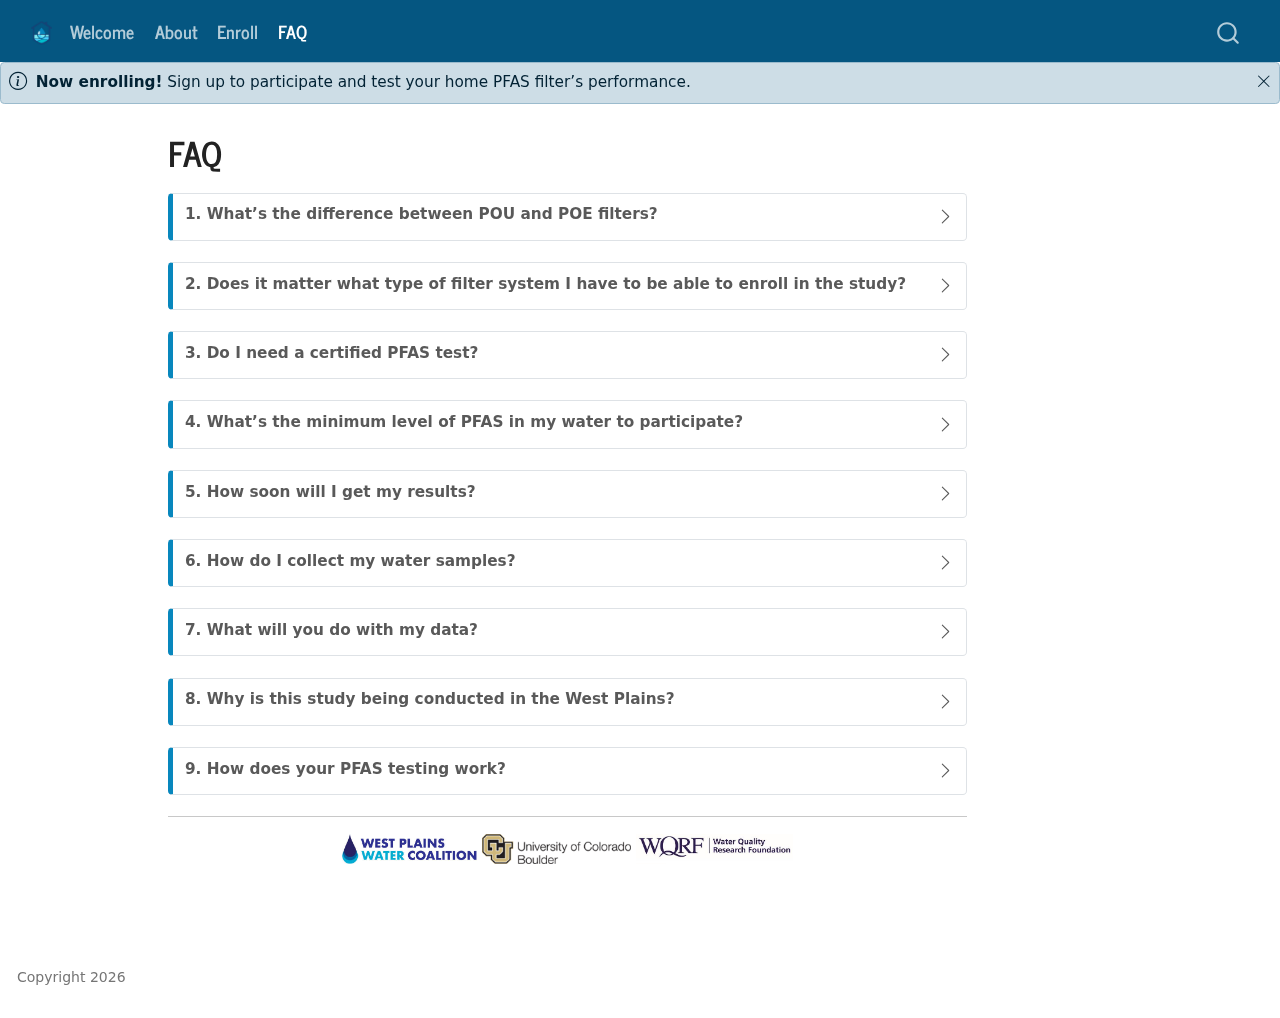
<file: docs/faq.html>
<!DOCTYPE html>
<html xmlns="http://www.w3.org/1999/xhtml" lang="en" xml:lang="en"><head>

<meta charset="utf-8">
<meta name="generator" content="quarto-1.8.25">

<meta name="viewport" content="width=device-width, initial-scale=1.0, user-scalable=yes">


<title>FAQ</title>
<style>
code{white-space: pre-wrap;}
span.smallcaps{font-variant: small-caps;}
div.columns{display: flex; gap: min(4vw, 1.5em);}
div.column{flex: auto; overflow-x: auto;}
div.hanging-indent{margin-left: 1.5em; text-indent: -1.5em;}
ul.task-list{list-style: none;}
ul.task-list li input[type="checkbox"] {
  width: 0.8em;
  margin: 0 0.8em 0.2em -1em; /* quarto-specific, see https://github.com/quarto-dev/quarto-cli/issues/4556 */ 
  vertical-align: middle;
}
</style>


<script src="site_libs/quarto-nav/quarto-nav.js"></script>
<script src="site_libs/quarto-nav/headroom.min.js"></script>
<script src="site_libs/clipboard/clipboard.min.js"></script>
<script src="site_libs/quarto-search/autocomplete.umd.js"></script>
<script src="site_libs/quarto-search/fuse.min.js"></script>
<script src="site_libs/quarto-search/quarto-search.js"></script>
<meta name="quarto:offset" content="./">
<script src="site_libs/quarto-html/quarto.js" type="module"></script>
<script src="site_libs/quarto-html/tabsets/tabsets.js" type="module"></script>
<script src="site_libs/quarto-html/axe/axe-check.js" type="module"></script>
<script src="site_libs/quarto-html/popper.min.js"></script>
<script src="site_libs/quarto-html/tippy.umd.min.js"></script>
<script src="site_libs/quarto-html/anchor.min.js"></script>
<link href="site_libs/quarto-html/tippy.css" rel="stylesheet">
<link href="site_libs/quarto-html/quarto-syntax-highlighting-7b89279ff1a6dce999919e0e67d4d9ec.css" rel="stylesheet" id="quarto-text-highlighting-styles">
<script src="site_libs/bootstrap/bootstrap.min.js"></script>
<link href="site_libs/bootstrap/bootstrap-icons.css" rel="stylesheet">
<link href="site_libs/bootstrap/bootstrap-7f23cd2bb94faaa1ecb5cc851e8fe3ea.min.css" rel="stylesheet" append-hash="true" id="quarto-bootstrap" data-mode="light">
<script id="quarto-search-options" type="application/json">{
  "location": "navbar",
  "copy-button": false,
  "collapse-after": 3,
  "panel-placement": "end",
  "type": "overlay",
  "limit": 50,
  "keyboard-shortcut": [
    "f",
    "/",
    "s"
  ],
  "show-item-context": false,
  "language": {
    "search-no-results-text": "No results",
    "search-matching-documents-text": "matching documents",
    "search-copy-link-title": "Copy link to search",
    "search-hide-matches-text": "Hide additional matches",
    "search-more-match-text": "more match in this document",
    "search-more-matches-text": "more matches in this document",
    "search-clear-button-title": "Clear",
    "search-text-placeholder": "",
    "search-detached-cancel-button-title": "Cancel",
    "search-submit-button-title": "Submit",
    "search-label": "Search"
  }
}</script>
<script async="" src="https://www.googletagmanager.com/gtag/js?id=G-40JVHH6CFX"></script>

<script type="text/javascript">

window.dataLayer = window.dataLayer || [];
function gtag(){dataLayer.push(arguments);}
gtag('js', new Date());
gtag('config', 'G-40JVHH6CFX', { 'anonymize_ip': true});
</script>


</head>

<body class="nav-fixed quarto-light">

<div id="quarto-search-results"></div>
  <header id="quarto-header" class="headroom fixed-top">
    <nav class="navbar navbar-expand-lg " data-bs-theme="dark">
      <div class="navbar-container container-fluid">
      <div class="navbar-brand-container mx-auto">
    <a href="./index.html" class="navbar-brand navbar-brand-logo">
    <img src="./images/study_logo_icon2.png" alt="" class="navbar-logo light-content">
    <img src="./images/study_logo_icon2.png" alt="" class="navbar-logo dark-content">
    </a>
  </div>
            <div id="quarto-search" class="" title="Search"></div>
          <button class="navbar-toggler" type="button" data-bs-toggle="collapse" data-bs-target="#navbarCollapse" aria-controls="navbarCollapse" role="menu" aria-expanded="false" aria-label="Toggle navigation" onclick="if (window.quartoToggleHeadroom) { window.quartoToggleHeadroom(); }">
  <span class="navbar-toggler-icon"></span>
</button>
          <div class="collapse navbar-collapse" id="navbarCollapse">
            <ul class="navbar-nav navbar-nav-scroll me-auto">
  <li class="nav-item">
    <a class="nav-link" href="./index.html"> 
<span class="menu-text">Welcome</span></a>
  </li>  
  <li class="nav-item">
    <a class="nav-link" href="./about.html"> 
<span class="menu-text">About</span></a>
  </li>  
  <li class="nav-item">
    <a class="nav-link" href="./enroll.html"> 
<span class="menu-text">Enroll</span></a>
  </li>  
  <li class="nav-item">
    <a class="nav-link active" href="./faq.html" aria-current="page"> 
<span class="menu-text">FAQ</span></a>
  </li>  
</ul>
          </div> <!-- /navcollapse -->
            <div class="quarto-navbar-tools">
</div>
      </div> <!-- /container-fluid -->
    </nav>
  <div id="quarto-announcement" data-announcement-id="61e8386f48f448d9bda779961c9cd081" class="alert alert-primary hidden"><i class="bi bi-info-circle quarto-announcement-icon"></i><div class="quarto-announcement-content">
<p><strong>Now enrolling!</strong> Sign up to participate and test your home PFAS filter’s performance.</p>
</div><i class="bi bi-x-lg quarto-announcement-action"></i></div>
</header>
<!-- content -->
<div id="quarto-content" class="quarto-container page-columns page-rows-contents page-layout-article page-navbar">
<!-- sidebar -->
<!-- margin-sidebar -->
    <div id="quarto-margin-sidebar" class="sidebar margin-sidebar zindex-bottom">
        
    </div>
<!-- main -->
<main class="content" id="quarto-document-content">

<header id="title-block-header" class="quarto-title-block default">
<div class="quarto-title">
<h1 class="title">FAQ</h1>
</div>



<div class="quarto-title-meta">

    
  
    
  </div>
  


</header>


<div class="callout callout-style-simple callout-note no-icon callout-titled">
<div class="callout-header d-flex align-content-center collapsed" data-bs-toggle="collapse" data-bs-target=".callout-1-contents" aria-controls="callout-1" aria-expanded="false" aria-label="Toggle callout">
<div class="callout-icon-container">
<i class="callout-icon no-icon"></i>
</div>
<div class="callout-title-container flex-fill">
<span class="screen-reader-only">Note</span>1. What’s the difference between POU and POE filters?
</div>
<div class="callout-btn-toggle d-inline-block border-0 py-1 ps-1 pe-0 float-end"><i class="callout-toggle"></i></div>
</div>
<div id="callout-1" class="callout-1-contents callout-collapse collapse">
<div class="callout-body-container callout-body">
<p>POU stands for “point of use.” These are filters that only treat water at a single tap (including different types like under-sink, countertop, and faucet-mount styles) or a single container (such as a pitcher filter or countertop gravity filter). POE stands for “point of entry.” These systems treat all the water in the house and are typically installed where the main water line enters the home or in an outbuilding near the well.</p>
</div>
</div>
</div>
<div class="callout callout-style-simple callout-note no-icon callout-titled">
<div class="callout-header d-flex align-content-center collapsed" data-bs-toggle="collapse" data-bs-target=".callout-2-contents" aria-controls="callout-2" aria-expanded="false" aria-label="Toggle callout">
<div class="callout-icon-container">
<i class="callout-icon no-icon"></i>
</div>
<div class="callout-title-container flex-fill">
<span class="screen-reader-only">Note</span>2. Does it matter what type of filter system I have to be able to enroll in the study?
</div>
<div class="callout-btn-toggle d-inline-block border-0 py-1 ps-1 pe-0 float-end"><i class="callout-toggle"></i></div>
</div>
<div id="callout-2" class="callout-2-contents callout-collapse collapse">
<div class="callout-body-container callout-body">
<p>We will test both POU and POE filters in this study, but they must be designed to remove PFAS. Any filter type is eligible as long as it is expected to remove PFAS, including RO, activated carbon, resin, or other media. When you enroll in the study, we will send you an initial eligibility screening form that asks about your current filter type, including the brand and model, to determine if your filter meets the criteria. If you have a POE system, you will also need to have access to an unfiltered tap, such as a hose bib or spigot at the well, that bypasses or is upstream of the filter to be eligible to participate.</p>
</div>
</div>
</div>
<div class="callout callout-style-simple callout-note no-icon callout-titled">
<div class="callout-header d-flex align-content-center collapsed" data-bs-toggle="collapse" data-bs-target=".callout-3-contents" aria-controls="callout-3" aria-expanded="false" aria-label="Toggle callout">
<div class="callout-icon-container">
<i class="callout-icon no-icon"></i>
</div>
<div class="callout-title-container flex-fill">
<span class="screen-reader-only">Note</span>3. Do I need a certified PFAS test?
</div>
<div class="callout-btn-toggle d-inline-block border-0 py-1 ps-1 pe-0 float-end"><i class="callout-toggle"></i></div>
</div>
<div id="callout-3" class="callout-3-contents callout-collapse collapse">
<div class="callout-body-container callout-body">
<p>No, you do not need a certified water test to participate. We do ask that you have prior PFAS test results for your well water, but these results do not need to come from a certified laboratory.</p>
</div>
</div>
</div>
<div class="callout callout-style-simple callout-note no-icon callout-titled">
<div class="callout-header d-flex align-content-center collapsed" data-bs-toggle="collapse" data-bs-target=".callout-4-contents" aria-controls="callout-4" aria-expanded="false" aria-label="Toggle callout">
<div class="callout-icon-container">
<i class="callout-icon no-icon"></i>
</div>
<div class="callout-title-container flex-fill">
<span class="screen-reader-only">Note</span>4. What’s the minimum level of PFAS in my water to participate?
</div>
<div class="callout-btn-toggle d-inline-block border-0 py-1 ps-1 pe-0 float-end"><i class="callout-toggle"></i></div>
</div>
<div id="callout-4" class="callout-4-contents callout-collapse collapse">
<div class="callout-body-container callout-body">
<p>There is no strict minimum level required to participate, but households with higher PFAS levels may be prioritized.</p>
</div>
</div>
</div>
<div class="callout callout-style-simple callout-note no-icon callout-titled">
<div class="callout-header d-flex align-content-center collapsed" data-bs-toggle="collapse" data-bs-target=".callout-5-contents" aria-controls="callout-5" aria-expanded="false" aria-label="Toggle callout">
<div class="callout-icon-container">
<i class="callout-icon no-icon"></i>
</div>
<div class="callout-title-container flex-fill">
<span class="screen-reader-only">Note</span>5. How soon will I get my results?
</div>
<div class="callout-btn-toggle d-inline-block border-0 py-1 ps-1 pe-0 float-end"><i class="callout-toggle"></i></div>
</div>
<div id="callout-5" class="callout-5-contents callout-collapse collapse">
<div class="callout-body-container callout-body">
<p>We will return your results as soon as possible; however, the laboratory analysis process is complex, and timelines can vary. Because this is a research project, processing and analyzing samples may take some time. We ask that participants allow up to a couple of months to receive their results. We understand that this information is important and appreciate your patience while we ensure results are accurate and carefully processed.</p>
</div>
</div>
</div>
<div class="callout callout-style-simple callout-note no-icon callout-titled">
<div class="callout-header d-flex align-content-center collapsed" data-bs-toggle="collapse" data-bs-target=".callout-6-contents" aria-controls="callout-6" aria-expanded="false" aria-label="Toggle callout">
<div class="callout-icon-container">
<i class="callout-icon no-icon"></i>
</div>
<div class="callout-title-container flex-fill">
<span class="screen-reader-only">Note</span>6. How do I collect my water samples?
</div>
<div class="callout-btn-toggle d-inline-block border-0 py-1 ps-1 pe-0 float-end"><i class="callout-toggle"></i></div>
</div>
<div id="callout-6" class="callout-6-contents callout-collapse collapse">
<div class="callout-body-container callout-body">
<p>You will collect samples from both a filtered and an unfiltered tap in your home. When you receive your sample kit, it will include step-by-step instructions and a link to an instructional video. It is important that you are able to identify a filtered and an unfiltered location in your home.</p>
</div>
</div>
</div>
<div class="callout callout-style-simple callout-note no-icon callout-titled">
<div class="callout-header d-flex align-content-center collapsed" data-bs-toggle="collapse" data-bs-target=".callout-7-contents" aria-controls="callout-7" aria-expanded="false" aria-label="Toggle callout">
<div class="callout-icon-container">
<i class="callout-icon no-icon"></i>
</div>
<div class="callout-title-container flex-fill">
<span class="screen-reader-only">Note</span>7. What will you do with my data?
</div>
<div class="callout-btn-toggle d-inline-block border-0 py-1 ps-1 pe-0 float-end"><i class="callout-toggle"></i></div>
</div>
<div id="callout-7" class="callout-7-contents callout-collapse collapse">
<div class="callout-body-container callout-body">
<p>Your privacy is very important to us. All personal information, survey responses, and test results will be stored securely by the University of Colorado Boulder. Research data will only accessible to authorized members of the research team. Your data will be de-identified, meaning your name and other identifying information will be removed from datasets used for analysis. Results will be reported in aggregate, and individual households will not be identified in any publications or presentations. We will not share your personal information with anyone outside the research team without your permission.</p>
</div>
</div>
</div>
<div class="callout callout-style-simple callout-note no-icon callout-titled">
<div class="callout-header d-flex align-content-center collapsed" data-bs-toggle="collapse" data-bs-target=".callout-8-contents" aria-controls="callout-8" aria-expanded="false" aria-label="Toggle callout">
<div class="callout-icon-container">
<i class="callout-icon no-icon"></i>
</div>
<div class="callout-title-container flex-fill">
<span class="screen-reader-only">Note</span>8. Why is this study being conducted in the West Plains?
</div>
<div class="callout-btn-toggle d-inline-block border-0 py-1 ps-1 pe-0 float-end"><i class="callout-toggle"></i></div>
</div>
<div id="callout-8" class="callout-8-contents callout-collapse collapse">
<div class="callout-body-container callout-body">
<p>The combination of a long history of PFAS use, a large population of private well users, and a demand for household treatment products for PFAS across the West Plains creates a natural testbed for studying the effectiveness of household treatment for PFAS that can help communities nationwide facing similar challenges.</p>
</div>
</div>
</div>
<div class="callout callout-style-simple callout-note no-icon callout-titled">
<div class="callout-header d-flex align-content-center collapsed" data-bs-toggle="collapse" data-bs-target=".callout-9-contents" aria-controls="callout-9" aria-expanded="false" aria-label="Toggle callout">
<div class="callout-icon-container">
<i class="callout-icon no-icon"></i>
</div>
<div class="callout-title-container flex-fill">
<span class="screen-reader-only">Note</span>9. How does your PFAS testing work?
</div>
<div class="callout-btn-toggle d-inline-block border-0 py-1 ps-1 pe-0 float-end"><i class="callout-toggle"></i></div>
</div>
<div id="callout-9" class="callout-9-contents callout-collapse collapse">
<div class="callout-body-container callout-body">
<p>We will follow standard methods developed by the Environmental Protection Agency (the exact method we will use is EPA 1633). First, we take a water sample and concentrate it so that the PFAS are easier to detect. Then the extract is analyzed by a very sensitive instrument called a mass spectrometer that can separate and quantify each individual PFAS.</p>
</div>
</div>
</div>
<hr>



<div style="text-align: center;">
<p><img src="images/wpwc.jpg" height="30px"> <img src="images/cuboulder.png" height="30px"> <img src="images/wqrf.jpg" height="30px"></p>
</div></main> <!-- /main -->
<script id="quarto-html-after-body" type="application/javascript">
  window.document.addEventListener("DOMContentLoaded", function (event) {
    const icon = "";
    const anchorJS = new window.AnchorJS();
    anchorJS.options = {
      placement: 'right',
      icon: icon
    };
    anchorJS.add('.anchored');
    const isCodeAnnotation = (el) => {
      for (const clz of el.classList) {
        if (clz.startsWith('code-annotation-')) {                     
          return true;
        }
      }
      return false;
    }
    const onCopySuccess = function(e) {
      // button target
      const button = e.trigger;
      // don't keep focus
      button.blur();
      // flash "checked"
      button.classList.add('code-copy-button-checked');
      var currentTitle = button.getAttribute("title");
      button.setAttribute("title", "Copied!");
      let tooltip;
      if (window.bootstrap) {
        button.setAttribute("data-bs-toggle", "tooltip");
        button.setAttribute("data-bs-placement", "left");
        button.setAttribute("data-bs-title", "Copied!");
        tooltip = new bootstrap.Tooltip(button, 
          { trigger: "manual", 
            customClass: "code-copy-button-tooltip",
            offset: [0, -8]});
        tooltip.show();    
      }
      setTimeout(function() {
        if (tooltip) {
          tooltip.hide();
          button.removeAttribute("data-bs-title");
          button.removeAttribute("data-bs-toggle");
          button.removeAttribute("data-bs-placement");
        }
        button.setAttribute("title", currentTitle);
        button.classList.remove('code-copy-button-checked');
      }, 1000);
      // clear code selection
      e.clearSelection();
    }
    const getTextToCopy = function(trigger) {
      const outerScaffold = trigger.parentElement.cloneNode(true);
      const codeEl = outerScaffold.querySelector('code');
      for (const childEl of codeEl.children) {
        if (isCodeAnnotation(childEl)) {
          childEl.remove();
        }
      }
      return codeEl.innerText;
    }
    const clipboard = new window.ClipboardJS('.code-copy-button:not([data-in-quarto-modal])', {
      text: getTextToCopy
    });
    clipboard.on('success', onCopySuccess);
    if (window.document.getElementById('quarto-embedded-source-code-modal')) {
      const clipboardModal = new window.ClipboardJS('.code-copy-button[data-in-quarto-modal]', {
        text: getTextToCopy,
        container: window.document.getElementById('quarto-embedded-source-code-modal')
      });
      clipboardModal.on('success', onCopySuccess);
    }
      var localhostRegex = new RegExp(/^(?:http|https):\/\/localhost\:?[0-9]*\//);
      var mailtoRegex = new RegExp(/^mailto:/);
        var filterRegex = new RegExp('/' + window.location.host + '/');
      var isInternal = (href) => {
          return filterRegex.test(href) || localhostRegex.test(href) || mailtoRegex.test(href);
      }
      // Inspect non-navigation links and adorn them if external
     var links = window.document.querySelectorAll('a[href]:not(.nav-link):not(.navbar-brand):not(.toc-action):not(.sidebar-link):not(.sidebar-item-toggle):not(.pagination-link):not(.no-external):not([aria-hidden]):not(.dropdown-item):not(.quarto-navigation-tool):not(.about-link)');
      for (var i=0; i<links.length; i++) {
        const link = links[i];
        if (!isInternal(link.href)) {
          // undo the damage that might have been done by quarto-nav.js in the case of
          // links that we want to consider external
          if (link.dataset.originalHref !== undefined) {
            link.href = link.dataset.originalHref;
          }
        }
      }
    function tippyHover(el, contentFn, onTriggerFn, onUntriggerFn) {
      const config = {
        allowHTML: true,
        maxWidth: 500,
        delay: 100,
        arrow: false,
        appendTo: function(el) {
            return el.parentElement;
        },
        interactive: true,
        interactiveBorder: 10,
        theme: 'quarto',
        placement: 'bottom-start',
      };
      if (contentFn) {
        config.content = contentFn;
      }
      if (onTriggerFn) {
        config.onTrigger = onTriggerFn;
      }
      if (onUntriggerFn) {
        config.onUntrigger = onUntriggerFn;
      }
      window.tippy(el, config); 
    }
    const noterefs = window.document.querySelectorAll('a[role="doc-noteref"]');
    for (var i=0; i<noterefs.length; i++) {
      const ref = noterefs[i];
      tippyHover(ref, function() {
        // use id or data attribute instead here
        let href = ref.getAttribute('data-footnote-href') || ref.getAttribute('href');
        try { href = new URL(href).hash; } catch {}
        const id = href.replace(/^#\/?/, "");
        const note = window.document.getElementById(id);
        if (note) {
          return note.innerHTML;
        } else {
          return "";
        }
      });
    }
    const xrefs = window.document.querySelectorAll('a.quarto-xref');
    const processXRef = (id, note) => {
      // Strip column container classes
      const stripColumnClz = (el) => {
        el.classList.remove("page-full", "page-columns");
        if (el.children) {
          for (const child of el.children) {
            stripColumnClz(child);
          }
        }
      }
      stripColumnClz(note)
      if (id === null || id.startsWith('sec-')) {
        // Special case sections, only their first couple elements
        const container = document.createElement("div");
        if (note.children && note.children.length > 2) {
          container.appendChild(note.children[0].cloneNode(true));
          for (let i = 1; i < note.children.length; i++) {
            const child = note.children[i];
            if (child.tagName === "P" && child.innerText === "") {
              continue;
            } else {
              container.appendChild(child.cloneNode(true));
              break;
            }
          }
          if (window.Quarto?.typesetMath) {
            window.Quarto.typesetMath(container);
          }
          return container.innerHTML
        } else {
          if (window.Quarto?.typesetMath) {
            window.Quarto.typesetMath(note);
          }
          return note.innerHTML;
        }
      } else {
        // Remove any anchor links if they are present
        const anchorLink = note.querySelector('a.anchorjs-link');
        if (anchorLink) {
          anchorLink.remove();
        }
        if (window.Quarto?.typesetMath) {
          window.Quarto.typesetMath(note);
        }
        if (note.classList.contains("callout")) {
          return note.outerHTML;
        } else {
          return note.innerHTML;
        }
      }
    }
    for (var i=0; i<xrefs.length; i++) {
      const xref = xrefs[i];
      tippyHover(xref, undefined, function(instance) {
        instance.disable();
        let url = xref.getAttribute('href');
        let hash = undefined; 
        if (url.startsWith('#')) {
          hash = url;
        } else {
          try { hash = new URL(url).hash; } catch {}
        }
        if (hash) {
          const id = hash.replace(/^#\/?/, "");
          const note = window.document.getElementById(id);
          if (note !== null) {
            try {
              const html = processXRef(id, note.cloneNode(true));
              instance.setContent(html);
            } finally {
              instance.enable();
              instance.show();
            }
          } else {
            // See if we can fetch this
            fetch(url.split('#')[0])
            .then(res => res.text())
            .then(html => {
              const parser = new DOMParser();
              const htmlDoc = parser.parseFromString(html, "text/html");
              const note = htmlDoc.getElementById(id);
              if (note !== null) {
                const html = processXRef(id, note);
                instance.setContent(html);
              } 
            }).finally(() => {
              instance.enable();
              instance.show();
            });
          }
        } else {
          // See if we can fetch a full url (with no hash to target)
          // This is a special case and we should probably do some content thinning / targeting
          fetch(url)
          .then(res => res.text())
          .then(html => {
            const parser = new DOMParser();
            const htmlDoc = parser.parseFromString(html, "text/html");
            const note = htmlDoc.querySelector('main.content');
            if (note !== null) {
              // This should only happen for chapter cross references
              // (since there is no id in the URL)
              // remove the first header
              if (note.children.length > 0 && note.children[0].tagName === "HEADER") {
                note.children[0].remove();
              }
              const html = processXRef(null, note);
              instance.setContent(html);
            } 
          }).finally(() => {
            instance.enable();
            instance.show();
          });
        }
      }, function(instance) {
      });
    }
        let selectedAnnoteEl;
        const selectorForAnnotation = ( cell, annotation) => {
          let cellAttr = 'data-code-cell="' + cell + '"';
          let lineAttr = 'data-code-annotation="' +  annotation + '"';
          const selector = 'span[' + cellAttr + '][' + lineAttr + ']';
          return selector;
        }
        const selectCodeLines = (annoteEl) => {
          const doc = window.document;
          const targetCell = annoteEl.getAttribute("data-target-cell");
          const targetAnnotation = annoteEl.getAttribute("data-target-annotation");
          const annoteSpan = window.document.querySelector(selectorForAnnotation(targetCell, targetAnnotation));
          const lines = annoteSpan.getAttribute("data-code-lines").split(",");
          const lineIds = lines.map((line) => {
            return targetCell + "-" + line;
          })
          let top = null;
          let height = null;
          let parent = null;
          if (lineIds.length > 0) {
              //compute the position of the single el (top and bottom and make a div)
              const el = window.document.getElementById(lineIds[0]);
              top = el.offsetTop;
              height = el.offsetHeight;
              parent = el.parentElement.parentElement;
            if (lineIds.length > 1) {
              const lastEl = window.document.getElementById(lineIds[lineIds.length - 1]);
              const bottom = lastEl.offsetTop + lastEl.offsetHeight;
              height = bottom - top;
            }
            if (top !== null && height !== null && parent !== null) {
              // cook up a div (if necessary) and position it 
              let div = window.document.getElementById("code-annotation-line-highlight");
              if (div === null) {
                div = window.document.createElement("div");
                div.setAttribute("id", "code-annotation-line-highlight");
                div.style.position = 'absolute';
                parent.appendChild(div);
              }
              div.style.top = top - 2 + "px";
              div.style.height = height + 4 + "px";
              div.style.left = 0;
              let gutterDiv = window.document.getElementById("code-annotation-line-highlight-gutter");
              if (gutterDiv === null) {
                gutterDiv = window.document.createElement("div");
                gutterDiv.setAttribute("id", "code-annotation-line-highlight-gutter");
                gutterDiv.style.position = 'absolute';
                const codeCell = window.document.getElementById(targetCell);
                const gutter = codeCell.querySelector('.code-annotation-gutter');
                gutter.appendChild(gutterDiv);
              }
              gutterDiv.style.top = top - 2 + "px";
              gutterDiv.style.height = height + 4 + "px";
            }
            selectedAnnoteEl = annoteEl;
          }
        };
        const unselectCodeLines = () => {
          const elementsIds = ["code-annotation-line-highlight", "code-annotation-line-highlight-gutter"];
          elementsIds.forEach((elId) => {
            const div = window.document.getElementById(elId);
            if (div) {
              div.remove();
            }
          });
          selectedAnnoteEl = undefined;
        };
          // Handle positioning of the toggle
      window.addEventListener(
        "resize",
        throttle(() => {
          elRect = undefined;
          if (selectedAnnoteEl) {
            selectCodeLines(selectedAnnoteEl);
          }
        }, 10)
      );
      function throttle(fn, ms) {
      let throttle = false;
      let timer;
        return (...args) => {
          if(!throttle) { // first call gets through
              fn.apply(this, args);
              throttle = true;
          } else { // all the others get throttled
              if(timer) clearTimeout(timer); // cancel #2
              timer = setTimeout(() => {
                fn.apply(this, args);
                timer = throttle = false;
              }, ms);
          }
        };
      }
        // Attach click handler to the DT
        const annoteDls = window.document.querySelectorAll('dt[data-target-cell]');
        for (const annoteDlNode of annoteDls) {
          annoteDlNode.addEventListener('click', (event) => {
            const clickedEl = event.target;
            if (clickedEl !== selectedAnnoteEl) {
              unselectCodeLines();
              const activeEl = window.document.querySelector('dt[data-target-cell].code-annotation-active');
              if (activeEl) {
                activeEl.classList.remove('code-annotation-active');
              }
              selectCodeLines(clickedEl);
              clickedEl.classList.add('code-annotation-active');
            } else {
              // Unselect the line
              unselectCodeLines();
              clickedEl.classList.remove('code-annotation-active');
            }
          });
        }
    const findCites = (el) => {
      const parentEl = el.parentElement;
      if (parentEl) {
        const cites = parentEl.dataset.cites;
        if (cites) {
          return {
            el,
            cites: cites.split(' ')
          };
        } else {
          return findCites(el.parentElement)
        }
      } else {
        return undefined;
      }
    };
    var bibliorefs = window.document.querySelectorAll('a[role="doc-biblioref"]');
    for (var i=0; i<bibliorefs.length; i++) {
      const ref = bibliorefs[i];
      const citeInfo = findCites(ref);
      if (citeInfo) {
        tippyHover(citeInfo.el, function() {
          var popup = window.document.createElement('div');
          citeInfo.cites.forEach(function(cite) {
            var citeDiv = window.document.createElement('div');
            citeDiv.classList.add('hanging-indent');
            citeDiv.classList.add('csl-entry');
            var biblioDiv = window.document.getElementById('ref-' + cite);
            if (biblioDiv) {
              citeDiv.innerHTML = biblioDiv.innerHTML;
            }
            popup.appendChild(citeDiv);
          });
          return popup.innerHTML;
        });
      }
    }
  });
  </script>
</div> <!-- /content -->
<footer class="footer">
  <div class="nav-footer">
    <div class="nav-footer-left">
<p>Copyright 2026</p>
</div>   
    <div class="nav-footer-center">
      &nbsp;
    </div>
    <div class="nav-footer-right">
      &nbsp;
    </div>
  </div>
</footer>




</body></html>
</file>
<file: docs/site_libs/quarto-html/tippy.css>
.tippy-box[data-animation=fade][data-state=hidden]{opacity:0}[data-tippy-root]{max-width:calc(100vw - 10px)}.tippy-box{position:relative;background-color:#333;color:#fff;border-radius:4px;font-size:14px;line-height:1.4;white-space:normal;outline:0;transition-property:transform,visibility,opacity}.tippy-box[data-placement^=top]>.tippy-arrow{bottom:0}.tippy-box[data-placement^=top]>.tippy-arrow:before{bottom:-7px;left:0;border-width:8px 8px 0;border-top-color:initial;transform-origin:center top}.tippy-box[data-placement^=bottom]>.tippy-arrow{top:0}.tippy-box[data-placement^=bottom]>.tippy-arrow:before{top:-7px;left:0;border-width:0 8px 8px;border-bottom-color:initial;transform-origin:center bottom}.tippy-box[data-placement^=left]>.tippy-arrow{right:0}.tippy-box[data-placement^=left]>.tippy-arrow:before{border-width:8px 0 8px 8px;border-left-color:initial;right:-7px;transform-origin:center left}.tippy-box[data-placement^=right]>.tippy-arrow{left:0}.tippy-box[data-placement^=right]>.tippy-arrow:before{left:-7px;border-width:8px 8px 8px 0;border-right-color:initial;transform-origin:center right}.tippy-box[data-inertia][data-state=visible]{transition-timing-function:cubic-bezier(.54,1.5,.38,1.11)}.tippy-arrow{width:16px;height:16px;color:#333}.tippy-arrow:before{content:"";position:absolute;border-color:transparent;border-style:solid}.tippy-content{position:relative;padding:5px 9px;z-index:1}
</file>
<file: docs/site_libs/quarto-html/quarto-syntax-highlighting-7b89279ff1a6dce999919e0e67d4d9ec.css>
/* quarto syntax highlight colors */
:root {
  --quarto-hl-ot-color: #003B4F;
  --quarto-hl-at-color: #657422;
  --quarto-hl-ss-color: #20794D;
  --quarto-hl-an-color: #5E5E5E;
  --quarto-hl-fu-color: #4758AB;
  --quarto-hl-st-color: #20794D;
  --quarto-hl-cf-color: #003B4F;
  --quarto-hl-op-color: #5E5E5E;
  --quarto-hl-er-color: #AD0000;
  --quarto-hl-bn-color: #AD0000;
  --quarto-hl-al-color: #AD0000;
  --quarto-hl-va-color: #111111;
  --quarto-hl-bu-color: inherit;
  --quarto-hl-ex-color: inherit;
  --quarto-hl-pp-color: #AD0000;
  --quarto-hl-in-color: #5E5E5E;
  --quarto-hl-vs-color: #20794D;
  --quarto-hl-wa-color: #5E5E5E;
  --quarto-hl-do-color: #5E5E5E;
  --quarto-hl-im-color: #00769E;
  --quarto-hl-ch-color: #20794D;
  --quarto-hl-dt-color: #AD0000;
  --quarto-hl-fl-color: #AD0000;
  --quarto-hl-co-color: #5E5E5E;
  --quarto-hl-cv-color: #5E5E5E;
  --quarto-hl-cn-color: #8f5902;
  --quarto-hl-sc-color: #5E5E5E;
  --quarto-hl-dv-color: #AD0000;
  --quarto-hl-kw-color: #003B4F;
}

/* other quarto variables */
:root {
  --quarto-font-monospace: SFMono-Regular, Menlo, Monaco, Consolas, "Liberation Mono", "Courier New", monospace;
}

/* syntax highlight based on Pandoc's rules */
pre > code.sourceCode > span {
  color: #003B4F;
}

code.sourceCode > span {
  color: #003B4F;
}

div.sourceCode,
div.sourceCode pre.sourceCode {
  color: #003B4F;
}

/* Normal */
code span {
  color: #003B4F;
}

/* Alert */
code span.al {
  color: #AD0000;
  font-style: inherit;
}

/* Annotation */
code span.an {
  color: #5E5E5E;
  font-style: inherit;
}

/* Attribute */
code span.at {
  color: #657422;
  font-style: inherit;
}

/* BaseN */
code span.bn {
  color: #AD0000;
  font-style: inherit;
}

/* BuiltIn */
code span.bu {
  font-style: inherit;
}

/* ControlFlow */
code span.cf {
  color: #003B4F;
  font-weight: bold;
  font-style: inherit;
}

/* Char */
code span.ch {
  color: #20794D;
  font-style: inherit;
}

/* Constant */
code span.cn {
  color: #8f5902;
  font-style: inherit;
}

/* Comment */
code span.co {
  color: #5E5E5E;
  font-style: inherit;
}

/* CommentVar */
code span.cv {
  color: #5E5E5E;
  font-style: italic;
}

/* Documentation */
code span.do {
  color: #5E5E5E;
  font-style: italic;
}

/* DataType */
code span.dt {
  color: #AD0000;
  font-style: inherit;
}

/* DecVal */
code span.dv {
  color: #AD0000;
  font-style: inherit;
}

/* Error */
code span.er {
  color: #AD0000;
  font-style: inherit;
}

/* Extension */
code span.ex {
  font-style: inherit;
}

/* Float */
code span.fl {
  color: #AD0000;
  font-style: inherit;
}

/* Function */
code span.fu {
  color: #4758AB;
  font-style: inherit;
}

/* Import */
code span.im {
  color: #00769E;
  font-style: inherit;
}

/* Information */
code span.in {
  color: #5E5E5E;
  font-style: inherit;
}

/* Keyword */
code span.kw {
  color: #003B4F;
  font-weight: bold;
  font-style: inherit;
}

/* Operator */
code span.op {
  color: #5E5E5E;
  font-style: inherit;
}

/* Other */
code span.ot {
  color: #003B4F;
  font-style: inherit;
}

/* Preprocessor */
code span.pp {
  color: #AD0000;
  font-style: inherit;
}

/* SpecialChar */
code span.sc {
  color: #5E5E5E;
  font-style: inherit;
}

/* SpecialString */
code span.ss {
  color: #20794D;
  font-style: inherit;
}

/* String */
code span.st {
  color: #20794D;
  font-style: inherit;
}

/* Variable */
code span.va {
  color: #111111;
  font-style: inherit;
}

/* VerbatimString */
code span.vs {
  color: #20794D;
  font-style: inherit;
}

/* Warning */
code span.wa {
  color: #5E5E5E;
  font-style: italic;
}

.prevent-inlining {
  content: "</";
}

/*# sourceMappingURL=3944bc705cfaf4c80e56f77c5205168a.css.map */
</file>
<file: docs/site_libs/quarto-html/quarto-syntax-highlighting-587c61ba64f3a5504c4d52d930310e48.css>
/* quarto syntax highlight colors */
:root {
  --quarto-hl-ot-color: #003B4F;
  --quarto-hl-at-color: #657422;
  --quarto-hl-ss-color: #20794D;
  --quarto-hl-an-color: #5E5E5E;
  --quarto-hl-fu-color: #4758AB;
  --quarto-hl-st-color: #20794D;
  --quarto-hl-cf-color: #003B4F;
  --quarto-hl-op-color: #5E5E5E;
  --quarto-hl-er-color: #AD0000;
  --quarto-hl-bn-color: #AD0000;
  --quarto-hl-al-color: #AD0000;
  --quarto-hl-va-color: #111111;
  --quarto-hl-bu-color: inherit;
  --quarto-hl-ex-color: inherit;
  --quarto-hl-pp-color: #AD0000;
  --quarto-hl-in-color: #5E5E5E;
  --quarto-hl-vs-color: #20794D;
  --quarto-hl-wa-color: #5E5E5E;
  --quarto-hl-do-color: #5E5E5E;
  --quarto-hl-im-color: #00769E;
  --quarto-hl-ch-color: #20794D;
  --quarto-hl-dt-color: #AD0000;
  --quarto-hl-fl-color: #AD0000;
  --quarto-hl-co-color: #5E5E5E;
  --quarto-hl-cv-color: #5E5E5E;
  --quarto-hl-cn-color: #8f5902;
  --quarto-hl-sc-color: #5E5E5E;
  --quarto-hl-dv-color: #AD0000;
  --quarto-hl-kw-color: #003B4F;
}

/* other quarto variables */
:root {
  --quarto-font-monospace: SFMono-Regular, Menlo, Monaco, Consolas, "Liberation Mono", "Courier New", monospace;
}

/* syntax highlight based on Pandoc's rules */
pre > code.sourceCode > span {
  color: #003B4F;
}

code.sourceCode > span {
  color: #003B4F;
}

div.sourceCode,
div.sourceCode pre.sourceCode {
  color: #003B4F;
}

/* Normal */
code span {
  color: #003B4F;
}

/* Alert */
code span.al {
  color: #AD0000;
  font-style: inherit;
}

/* Annotation */
code span.an {
  color: #5E5E5E;
  font-style: inherit;
}

/* Attribute */
code span.at {
  color: #657422;
  font-style: inherit;
}

/* BaseN */
code span.bn {
  color: #AD0000;
  font-style: inherit;
}

/* BuiltIn */
code span.bu {
  font-style: inherit;
}

/* ControlFlow */
code span.cf {
  color: #003B4F;
  font-weight: bold;
  font-style: inherit;
}

/* Char */
code span.ch {
  color: #20794D;
  font-style: inherit;
}

/* Constant */
code span.cn {
  color: #8f5902;
  font-style: inherit;
}

/* Comment */
code span.co {
  color: #5E5E5E;
  font-style: inherit;
}

/* CommentVar */
code span.cv {
  color: #5E5E5E;
  font-style: italic;
}

/* Documentation */
code span.do {
  color: #5E5E5E;
  font-style: italic;
}

/* DataType */
code span.dt {
  color: #AD0000;
  font-style: inherit;
}

/* DecVal */
code span.dv {
  color: #AD0000;
  font-style: inherit;
}

/* Error */
code span.er {
  color: #AD0000;
  font-style: inherit;
}

/* Extension */
code span.ex {
  font-style: inherit;
}

/* Float */
code span.fl {
  color: #AD0000;
  font-style: inherit;
}

/* Function */
code span.fu {
  color: #4758AB;
  font-style: inherit;
}

/* Import */
code span.im {
  color: #00769E;
  font-style: inherit;
}

/* Information */
code span.in {
  color: #5E5E5E;
  font-style: inherit;
}

/* Keyword */
code span.kw {
  color: #003B4F;
  font-weight: bold;
  font-style: inherit;
}

/* Operator */
code span.op {
  color: #5E5E5E;
  font-style: inherit;
}

/* Other */
code span.ot {
  color: #003B4F;
  font-style: inherit;
}

/* Preprocessor */
code span.pp {
  color: #AD0000;
  font-style: inherit;
}

/* SpecialChar */
code span.sc {
  color: #5E5E5E;
  font-style: inherit;
}

/* SpecialString */
code span.ss {
  color: #20794D;
  font-style: inherit;
}

/* String */
code span.st {
  color: #20794D;
  font-style: inherit;
}

/* Variable */
code span.va {
  color: #111111;
  font-style: inherit;
}

/* VerbatimString */
code span.vs {
  color: #20794D;
  font-style: inherit;
}

/* Warning */
code span.wa {
  color: #5E5E5E;
  font-style: italic;
}

.prevent-inlining {
  content: "</";
}

/*# sourceMappingURL=2dce1cc6c82594539e1579de68416b47.css.map */
</file>
